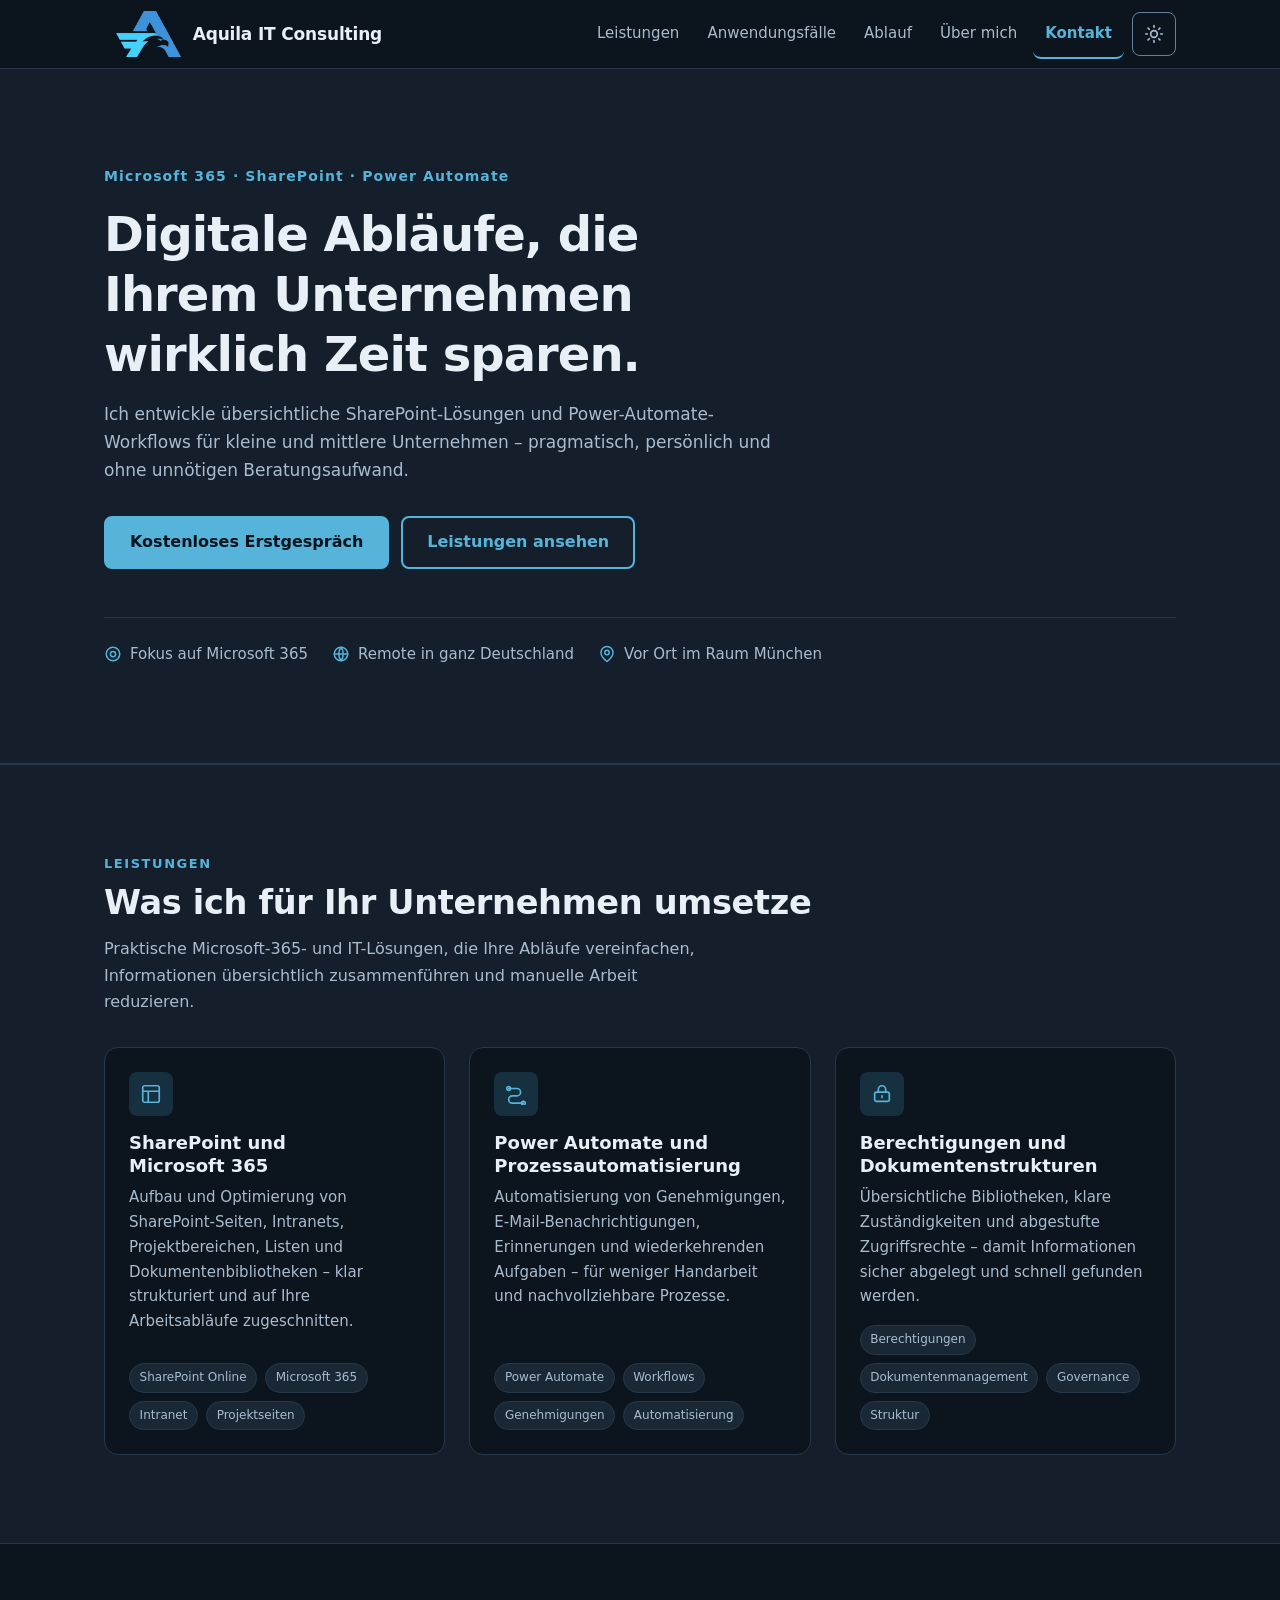
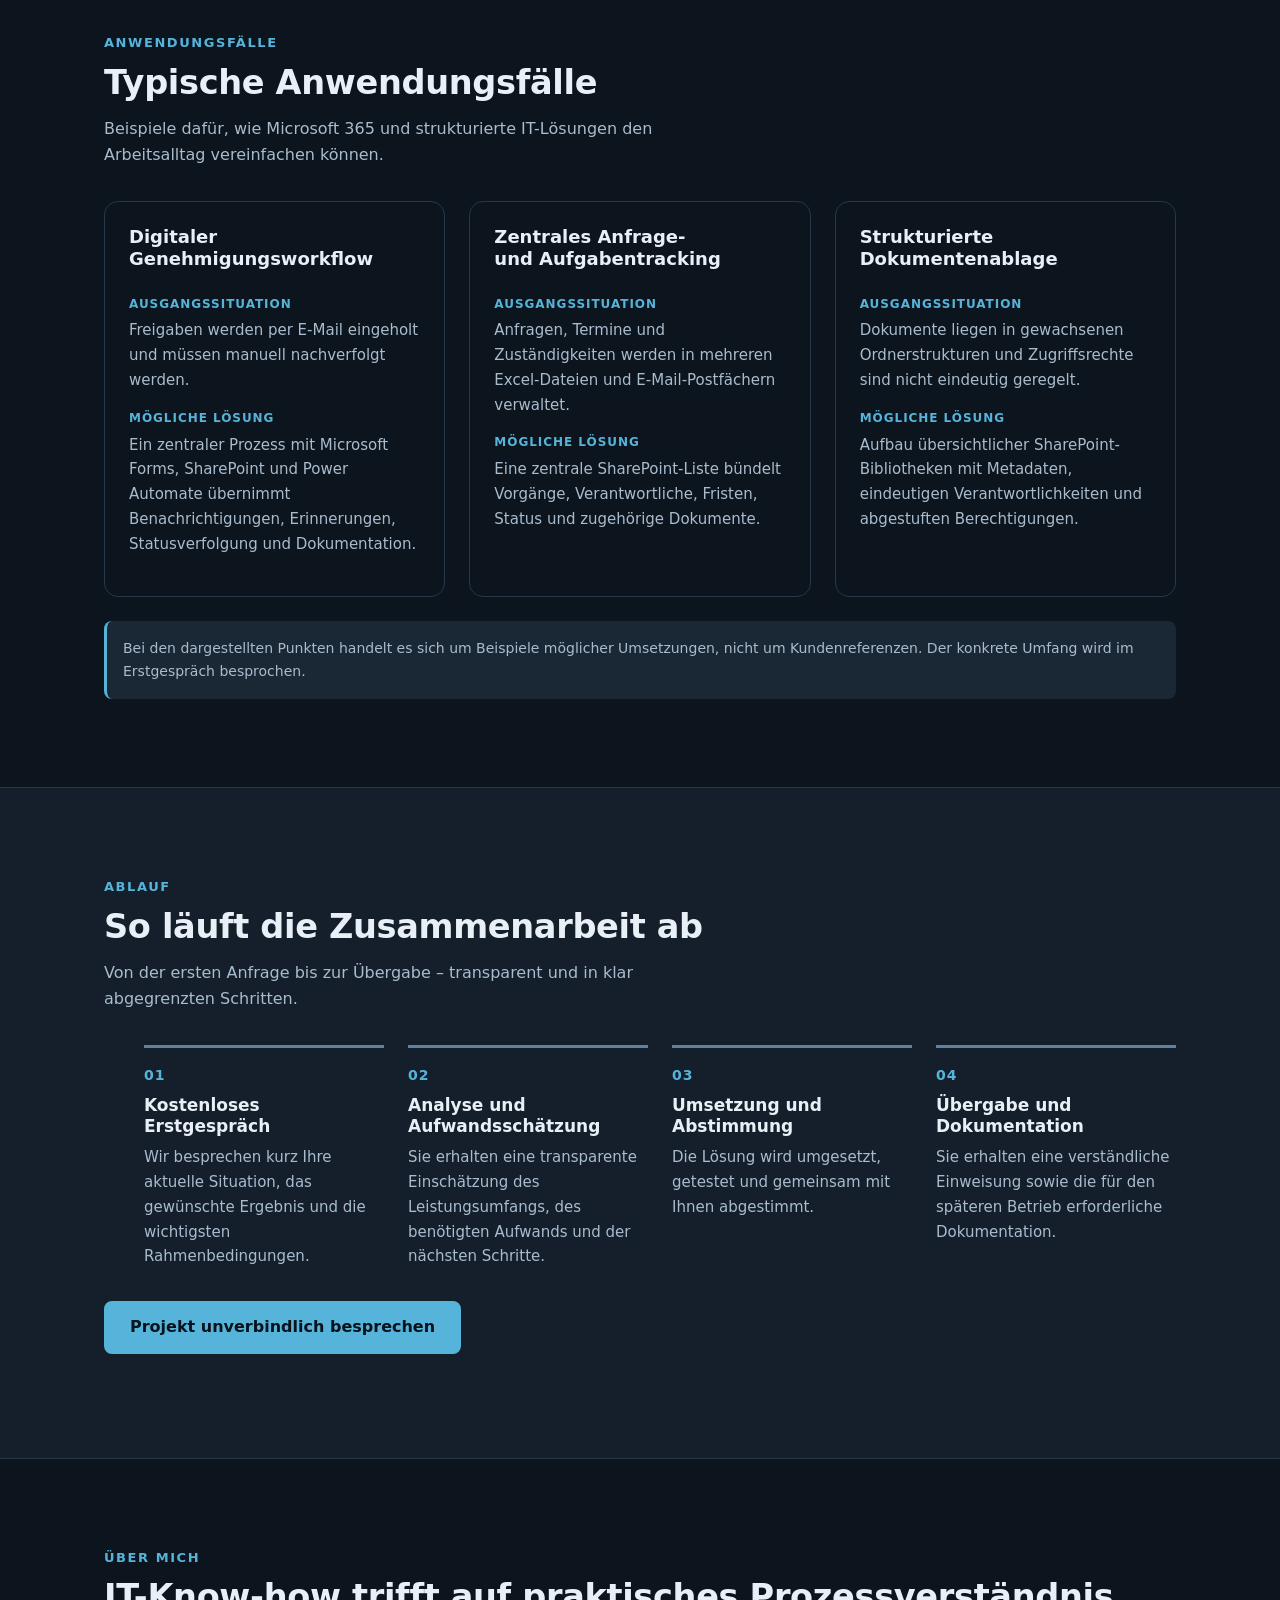
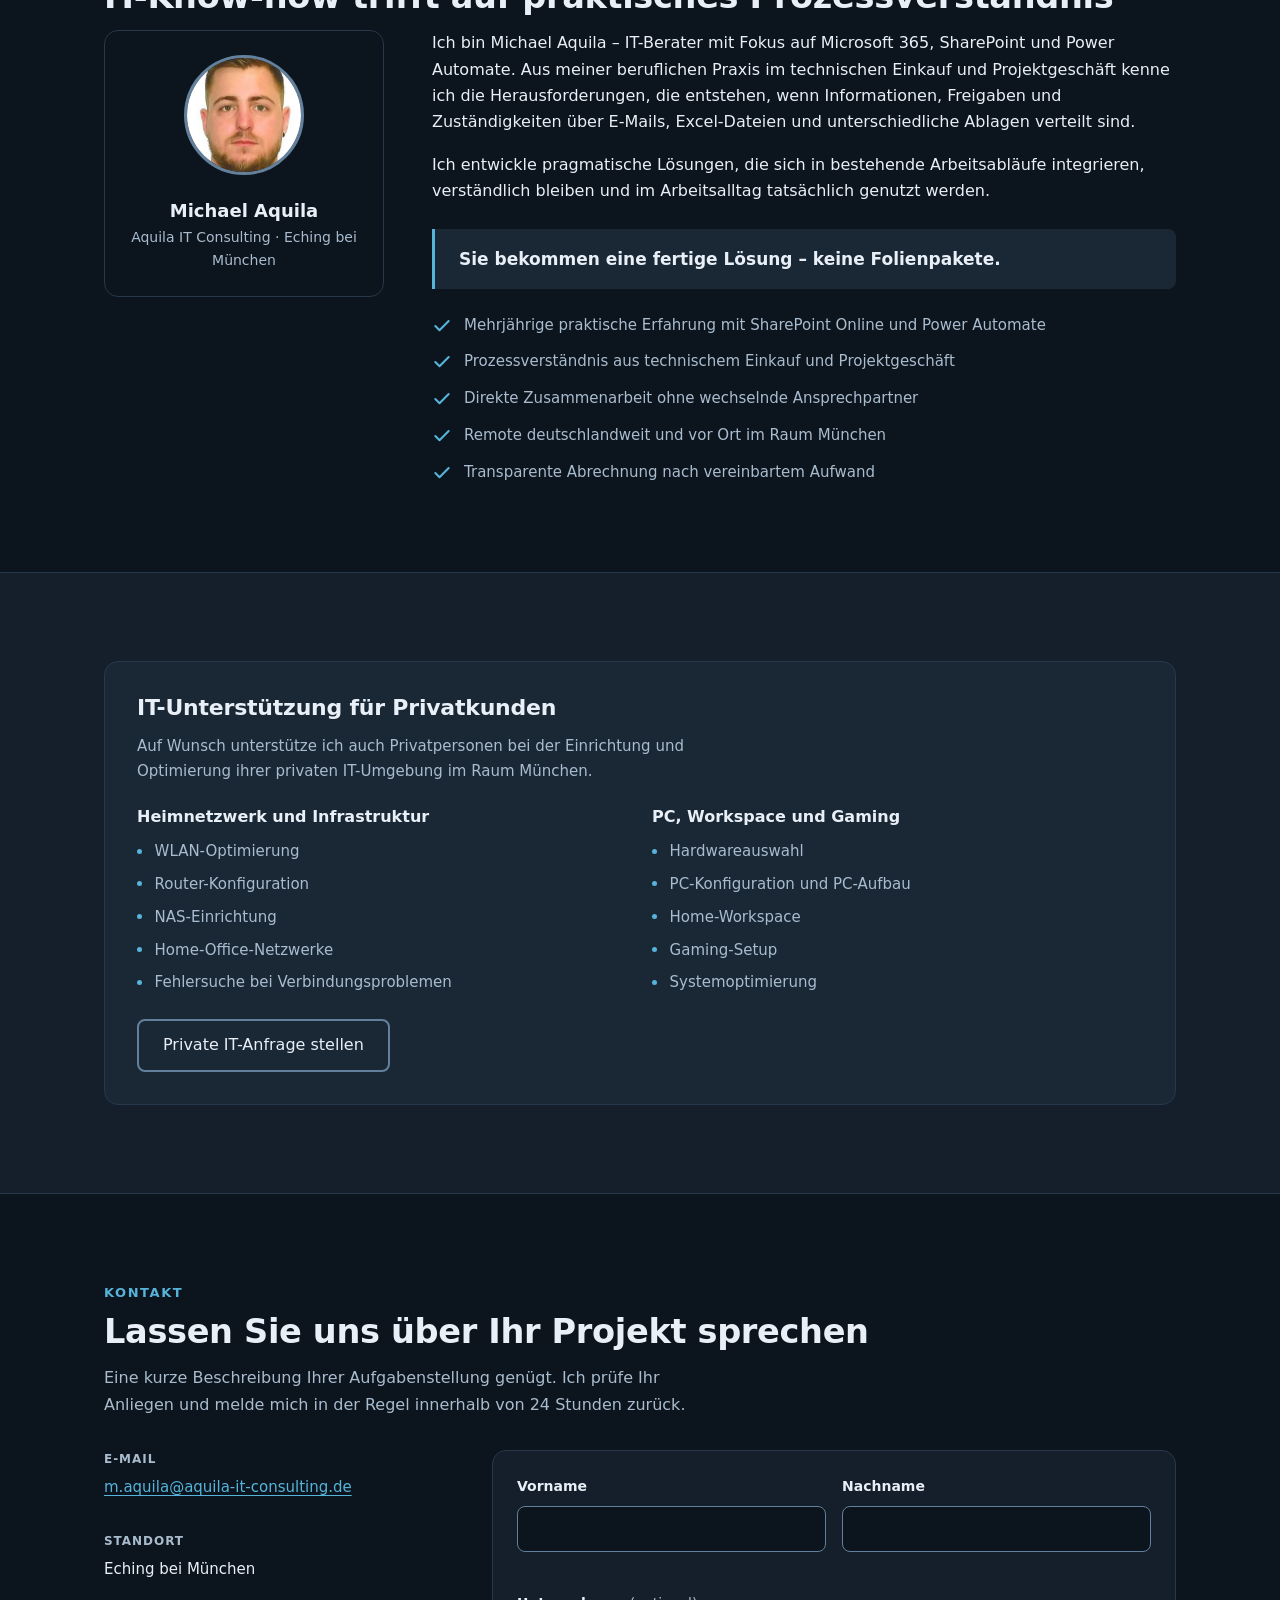
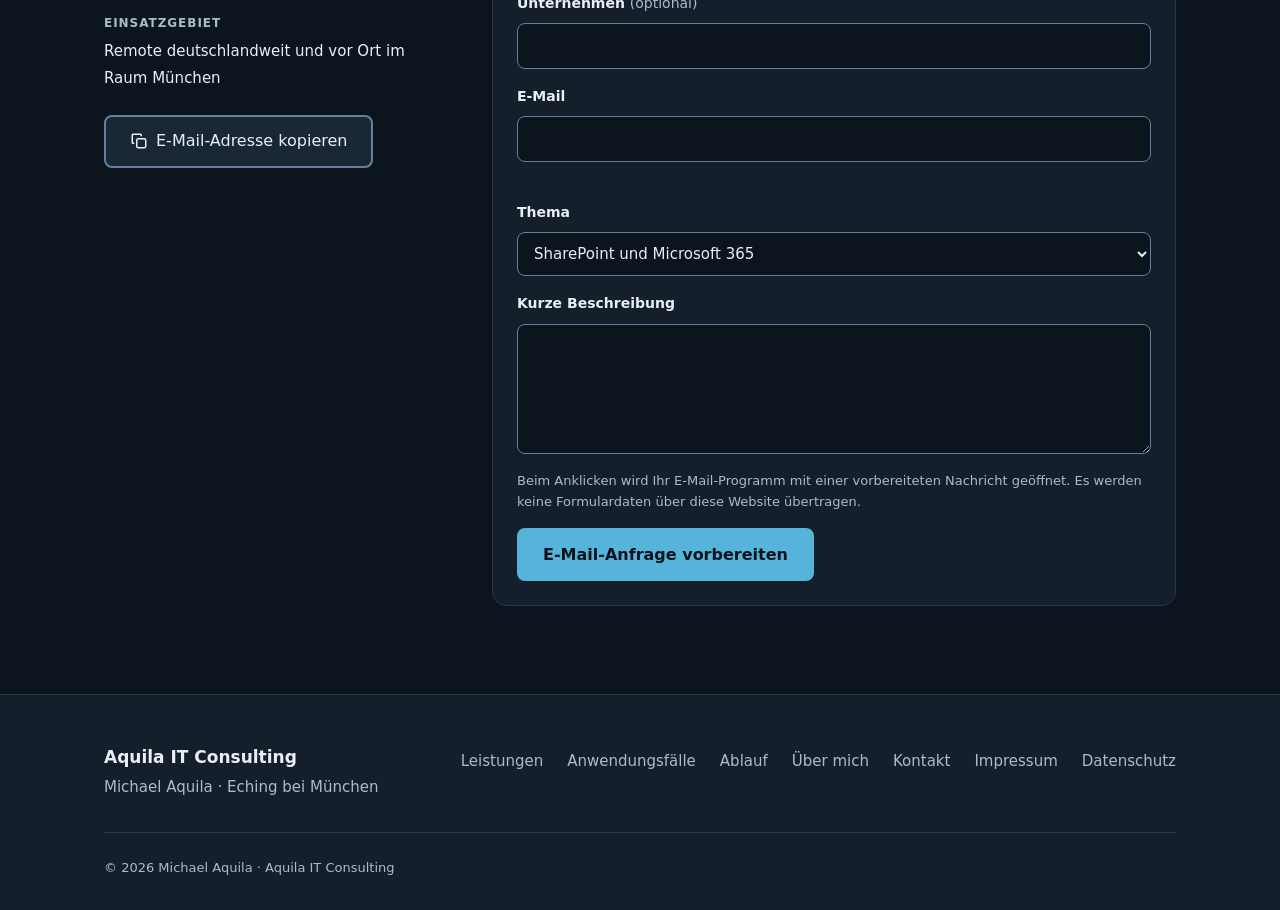
<file: index.html>
<!DOCTYPE html>
<html lang="de" data-theme="dark">
<head>
<meta charset="utf-8">
<meta name="viewport" content="width=device-width, initial-scale=1">
<title>SharePoint &amp; Power Automate Beratung | Aquila IT Consulting</title>
<meta name="description" content="Pragmatische Beratung und Umsetzung für SharePoint, Power Automate und Microsoft 365 – remote in Deutschland und vor Ort im Raum München.">
<link rel="canonical" href="https://aquila-it-consulting.de/">
<meta name="robots" content="index, follow">
<meta name="color-scheme" content="dark light">
<meta name="theme-color" content="#0C141D">

<meta property="og:type" content="website">
<meta property="og:title" content="SharePoint &amp; Power Automate Beratung | Aquila IT Consulting">
<meta property="og:description" content="Pragmatische Beratung und Umsetzung für SharePoint, Power Automate und Microsoft 365 – remote in Deutschland und vor Ort im Raum München.">
<meta property="og:url" content="https://aquila-it-consulting.de/">
<meta property="og:image" content="https://aquila-it-consulting.de/assets/img/og-image.png">
<meta property="og:image:width" content="1200">
<meta property="og:image:height" content="630">
<meta property="og:locale" content="de_DE">
<meta property="og:site_name" content="Aquila IT Consulting">
<meta name="twitter:card" content="summary_large_image">

<link rel="icon" href="assets/icons/favicon.ico" sizes="any">
<link rel="icon" type="image/png" sizes="32x32" href="assets/icons/favicon-32x32.png">
<link rel="icon" type="image/png" sizes="16x16" href="assets/icons/favicon-16x16.png">
<link rel="apple-touch-icon" href="assets/icons/apple-touch-icon.png">
<link rel="manifest" href="site.webmanifest">

<link rel="stylesheet" href="assets/css/styles.css">
<script>
/* Setzt eine zuvor gewählte Ansicht vor dem ersten Rendern, damit kein
   Farbwechsel sichtbar wird. Standard ist die dunkle Ansicht. */
(function(){try{var t=localStorage.getItem("aic-theme");if(t==="light"||t==="dark"){document.documentElement.setAttribute("data-theme",t);}}catch(e){}})();
</script>
<script src="assets/js/main.js" defer></script>

<script type="application/ld+json">
{
  "@context": "https://schema.org",
  "@type": "ProfessionalService",
  "name": "Aquila IT Consulting",
  "url": "https://aquila-it-consulting.de/",
  "email": "m.aquila@aquila-it-consulting.de",
  "image": "https://aquila-it-consulting.de/assets/img/og-image.png",
  "founder": { "@type": "Person", "name": "Michael Aquila" },
  "address": {
    "@type": "PostalAddress",
    "streetAddress": "Günzenhausener Straße 8",
    "postalCode": "85386",
    "addressLocality": "Eching",
    "addressRegion": "Bayern",
    "addressCountry": "DE"
  },
  "areaServed": [
    { "@type": "Country", "name": "Deutschland" },
    { "@type": "City", "name": "München" }
  ],
  "knowsAbout": [
    "SharePoint Online",
    "Microsoft 365",
    "Power Automate",
    "Prozessautomatisierung",
    "Berechtigungskonzepte"
  ],
  "hasOfferCatalog": {
    "@type": "OfferCatalog",
    "name": "Leistungen",
    "itemListElement": [
      { "@type": "Offer", "itemOffered": { "@type": "Service", "name": "SharePoint und Microsoft 365" } },
      { "@type": "Offer", "itemOffered": { "@type": "Service", "name": "Power Automate und Prozessautomatisierung" } },
      { "@type": "Offer", "itemOffered": { "@type": "Service", "name": "Berechtigungen und Dokumentenstrukturen" } }
    ]
  }
}
</script>
</head>

<body>
<a class="skip-link" href="#inhalt">Zum Inhalt</a>

<header class="site-header">
  <div class="container site-header__inner">
    <a class="brand" href="./" aria-label="Aquila IT Consulting – Startseite">
      <picture>
        <source srcset="assets/img/logo-mark-104.webp 1x, assets/img/logo-mark-208.webp 2x" type="image/webp">
        <img class="brand__mark brand__mark--light" src="assets/img/logo-mark-104.png"
             srcset="assets/img/logo-mark-104.png 1x, assets/img/logo-mark-208.png 2x"
             width="104" height="74" alt="" decoding="async">
      </picture>
      <picture>
        <source srcset="assets/img/logo-mark-dark-104.webp 1x, assets/img/logo-mark-dark-208.webp 2x" type="image/webp">
        <img class="brand__mark brand__mark--dark" src="assets/img/logo-mark-dark-104.png"
             srcset="assets/img/logo-mark-dark-104.png 1x, assets/img/logo-mark-dark-208.png 2x"
             width="104" height="74" alt="" decoding="async">
      </picture>
      <span class="brand__name">Aquila IT Consulting</span>
    </a>

    <div class="header-actions">
      <nav class="nav" id="primary-navigation" aria-label="Hauptnavigation">
        <ul class="nav__list">
          <li><a class="nav__link" href="#leistungen">Leistungen</a></li>
          <li><a class="nav__link" href="#anwendungsfaelle">Anwendungsfälle</a></li>
          <li><a class="nav__link" href="#ablauf">Ablauf</a></li>
          <li><a class="nav__link" href="#ueber-mich">Über mich</a></li>
          <li><a class="nav__link" href="#kontakt">Kontakt</a></li>
        </ul>
      </nav>

      <button class="theme-toggle" type="button" data-theme-toggle aria-label="Zur hellen Ansicht wechseln">
        <svg class="icon-moon" viewBox="0 0 24 24" fill="none" stroke="currentColor" stroke-width="2" stroke-linecap="round" stroke-linejoin="round" aria-hidden="true" focusable="false"><path d="M21 12.8A9 9 0 1 1 11.2 3a7 7 0 0 0 9.8 9.8z"/></svg>
        <svg class="icon-sun" viewBox="0 0 24 24" fill="none" stroke="currentColor" stroke-width="2" stroke-linecap="round" stroke-linejoin="round" aria-hidden="true" focusable="false"><circle cx="12" cy="12" r="4"/><path d="M12 2v2M12 20v2M4.9 4.9l1.4 1.4M17.7 17.7l1.4 1.4M2 12h2M20 12h2M4.9 19.1l1.4-1.4M17.7 6.3l1.4-1.4"/></svg>
      </button>

      <button class="nav-toggle" type="button" data-nav-toggle
              aria-expanded="false" aria-controls="primary-navigation" aria-label="Menü öffnen">
        <svg class="icon-menu" viewBox="0 0 24 24" fill="none" stroke="currentColor" stroke-width="2" stroke-linecap="round" aria-hidden="true" focusable="false"><path d="M4 7h16M4 12h16M4 17h16"/></svg>
        <svg class="icon-close" viewBox="0 0 24 24" fill="none" stroke="currentColor" stroke-width="2" stroke-linecap="round" aria-hidden="true" focusable="false"><path d="M6 6l12 12M18 6L6 18"/></svg>
      </button>
    </div>
  </div>
</header>

<main id="inhalt">

  <!-- HERO -->
  <section class="hero" aria-labelledby="hero-titel">
    <div class="container">
      <span class="hero__eyebrow">Microsoft 365 · SharePoint · Power Automate</span>
      <h1 class="hero__title" id="hero-titel">Digitale Abläufe, die Ihrem Unternehmen wirklich Zeit sparen.</h1>
      <p class="hero__lead">Ich entwickle übersichtliche SharePoint-Lösungen und Power-Automate-Workflows für kleine und mittlere Unternehmen – pragmatisch, persönlich und ohne unnötigen Beratungsaufwand.</p>

      <div class="btn-row">
        <a class="btn btn--primary" href="#kontakt">Kostenloses Erstgespräch</a>
        <a class="btn btn--secondary" href="#leistungen">Leistungen ansehen</a>
      </div>

      <ul class="hero__facts">
        <li class="hero__fact">
          <svg viewBox="0 0 24 24" fill="none" stroke="currentColor" stroke-width="2" stroke-linecap="round" stroke-linejoin="round" aria-hidden="true" focusable="false"><circle cx="12" cy="12" r="9"/><circle cx="12" cy="12" r="3.5"/></svg>
          Fokus auf Microsoft 365
        </li>
        <li class="hero__fact">
          <svg viewBox="0 0 24 24" fill="none" stroke="currentColor" stroke-width="2" stroke-linecap="round" stroke-linejoin="round" aria-hidden="true" focusable="false"><circle cx="12" cy="12" r="9"/><path d="M3 12h18M12 3a15 15 0 0 1 0 18 15 15 0 0 1 0-18z"/></svg>
          Remote in ganz Deutschland
        </li>
        <li class="hero__fact">
          <svg viewBox="0 0 24 24" fill="none" stroke="currentColor" stroke-width="2" stroke-linecap="round" stroke-linejoin="round" aria-hidden="true" focusable="false"><path d="M20 10c0 6-8 12-8 12S4 16 4 10a8 8 0 0 1 16 0z"/><circle cx="12" cy="10" r="3"/></svg>
          Vor Ort im Raum München
        </li>
      </ul>
    </div>
  </section>

  <!-- LEISTUNGEN -->
  <section class="section section--alt" id="leistungen" aria-labelledby="leistungen-titel">
    <div class="container">
      <span class="section__eyebrow">Leistungen</span>
      <h2 id="leistungen-titel">Was ich für Ihr Unternehmen umsetze</h2>
      <p class="section__intro">Praktische Microsoft-365- und IT-Lösungen, die Ihre Abläufe vereinfachen, Informationen übersichtlich zusammenführen und manuelle Arbeit reduzieren.</p>

      <div class="grid grid--3">
        <article class="card">
          <span class="card__icon" aria-hidden="true">
            <svg viewBox="0 0 24 24" fill="none" stroke="currentColor" stroke-width="1.8" stroke-linecap="round" stroke-linejoin="round" focusable="false"><rect x="3" y="3" width="18" height="18" rx="2"/><path d="M3 9h18M9 21V9"/></svg>
          </span>
          <h3 class="card__title">SharePoint und Microsoft 365</h3>
          <p class="card__text">Aufbau und Optimierung von SharePoint-Seiten, Intranets, Projektbereichen, Listen und Dokumentenbibliotheken – klar strukturiert und auf Ihre Arbeitsabläufe zugeschnitten.</p>
          <ul class="tags">
            <li>SharePoint Online</li><li>Microsoft 365</li><li>Intranet</li><li>Projektseiten</li>
          </ul>
        </article>

        <article class="card">
          <span class="card__icon" aria-hidden="true">
            <svg viewBox="0 0 24 24" fill="none" stroke="currentColor" stroke-width="1.8" stroke-linecap="round" stroke-linejoin="round" focusable="false"><path d="M4 6h9a4 4 0 0 1 0 8H8a4 4 0 0 0 0 8h12"/><circle cx="4" cy="6" r="2"/><circle cx="20" cy="22" r="2"/></svg>
          </span>
          <h3 class="card__title">Power Automate und Prozessautomatisierung</h3>
          <p class="card__text">Automatisierung von Genehmigungen, E-Mail-Benachrichtigungen, Erinnerungen und wiederkehrenden Aufgaben – für weniger Handarbeit und nachvollziehbare Prozesse.</p>
          <ul class="tags">
            <li>Power Automate</li><li>Workflows</li><li>Genehmigungen</li><li>Automatisierung</li>
          </ul>
        </article>

        <article class="card">
          <span class="card__icon" aria-hidden="true">
            <svg viewBox="0 0 24 24" fill="none" stroke="currentColor" stroke-width="1.8" stroke-linecap="round" stroke-linejoin="round" focusable="false"><rect x="4" y="10" width="16" height="10" rx="2"/><path d="M8 10V7a4 4 0 0 1 8 0v3M12 14v2"/></svg>
          </span>
          <h3 class="card__title">Berechtigungen und Dokumentenstrukturen</h3>
          <p class="card__text">Übersichtliche Bibliotheken, klare Zuständigkeiten und abgestufte Zugriffsrechte – damit Informationen sicher abgelegt und schnell gefunden werden.</p>
          <ul class="tags">
            <li>Berechtigungen</li><li>Dokumentenmanagement</li><li>Governance</li><li>Struktur</li>
          </ul>
        </article>

      </div>
    </div>
  </section>

  <!-- ANWENDUNGSFÄLLE -->
  <section class="section" id="anwendungsfaelle" aria-labelledby="anwendungsfaelle-titel">
    <div class="container">
      <span class="section__eyebrow">Anwendungsfälle</span>
      <h2 id="anwendungsfaelle-titel">Typische Anwendungsfälle</h2>
      <p class="section__intro">Beispiele dafür, wie Microsoft 365 und strukturierte IT-Lösungen den Arbeitsalltag vereinfachen können.</p>

      <div class="grid grid--3">
        <article class="card">
          <h3 class="card__title">Digitaler Genehmigungsworkflow</h3>
          <dl class="usecase">
            <dt>Ausgangssituation</dt>
            <dd>Freigaben werden per E-Mail eingeholt und müssen manuell nachverfolgt werden.</dd>
            <dt>Mögliche Lösung</dt>
            <dd>Ein zentraler Prozess mit Microsoft Forms, SharePoint und Power Automate übernimmt Benachrichtigungen, Erinnerungen, Statusverfolgung und Dokumentation.</dd>
          </dl>
        </article>

        <article class="card">
          <h3 class="card__title">Zentrales Anfrage- und Aufgabentracking</h3>
          <dl class="usecase">
            <dt>Ausgangssituation</dt>
            <dd>Anfragen, Termine und Zuständigkeiten werden in mehreren Excel-Dateien und E-Mail-Postfächern verwaltet.</dd>
            <dt>Mögliche Lösung</dt>
            <dd>Eine zentrale SharePoint-Liste bündelt Vorgänge, Verantwortliche, Fristen, Status und zugehörige Dokumente.</dd>
          </dl>
        </article>

        <article class="card">
          <h3 class="card__title">Strukturierte Dokumentenablage</h3>
          <dl class="usecase">
            <dt>Ausgangssituation</dt>
            <dd>Dokumente liegen in gewachsenen Ordnerstrukturen und Zugriffsrechte sind nicht eindeutig geregelt.</dd>
            <dt>Mögliche Lösung</dt>
            <dd>Aufbau übersichtlicher SharePoint-Bibliotheken mit Metadaten, eindeutigen Verantwortlichkeiten und abgestuften Berechtigungen.</dd>
          </dl>
        </article>
      </div>

      <div class="notice">
        <p>Bei den dargestellten Punkten handelt es sich um Beispiele möglicher Umsetzungen, nicht um Kundenreferenzen. Der konkrete Umfang wird im Erstgespräch besprochen.</p>
      </div>
    </div>
  </section>

  <!-- ABLAUF -->
  <section class="section section--alt" id="ablauf" aria-labelledby="ablauf-titel">
    <div class="container">
      <span class="section__eyebrow">Ablauf</span>
      <h2 id="ablauf-titel">So läuft die Zusammenarbeit ab</h2>
      <p class="section__intro">Von der ersten Anfrage bis zur Übergabe – transparent und in klar abgegrenzten Schritten.</p>

      <ol class="steps">
        <li>
          <h3>Kostenloses Erstgespräch</h3>
          <p>Wir besprechen kurz Ihre aktuelle Situation, das gewünschte Ergebnis und die wichtigsten Rahmenbedingungen.</p>
        </li>
        <li>
          <h3>Analyse und Aufwandsschätzung</h3>
          <p>Sie erhalten eine transparente Einschätzung des Leistungsumfangs, des benötigten Aufwands und der nächsten Schritte.</p>
        </li>
        <li>
          <h3>Umsetzung und Abstimmung</h3>
          <p>Die Lösung wird umgesetzt, getestet und gemeinsam mit Ihnen abgestimmt.</p>
        </li>
        <li>
          <h3>Übergabe und Dokumentation</h3>
          <p>Sie erhalten eine verständliche Einweisung sowie die für den späteren Betrieb erforderliche Dokumentation.</p>
        </li>
      </ol>

      <p style="margin-top: 2rem;">
        <a class="btn btn--primary" href="#kontakt">Projekt unverbindlich besprechen</a>
      </p>
    </div>
  </section>

  <!-- ÜBER MICH -->
  <section class="section" id="ueber-mich" aria-labelledby="ueber-mich-titel">
    <div class="container">
      <span class="section__eyebrow">Über mich</span>
      <h2 id="ueber-mich-titel">IT-Know-how trifft auf praktisches Prozessverständnis</h2>

      <div class="about">
        <div class="about__card">
          <picture>
            <source srcset="assets/img/michael-aquila-240.webp" type="image/webp">
            <img class="about__photo" src="assets/img/michael-aquila-240.jpg"
                 width="120" height="120" loading="lazy" decoding="async"
                 alt="Porträt von Michael Aquila">
          </picture>
          <h3 class="about__name">Michael Aquila</h3>
          <p class="about__role">Aquila IT Consulting · Eching bei München</p>
        </div>

        <div>
          <p>Ich bin Michael Aquila – IT-Berater mit Fokus auf Microsoft 365, SharePoint und Power Automate. Aus meiner beruflichen Praxis im technischen Einkauf und Projektgeschäft kenne ich die Herausforderungen, die entstehen, wenn Informationen, Freigaben und Zuständigkeiten über E-Mails, Excel-Dateien und unterschiedliche Ablagen verteilt sind.</p>
          <p>Ich entwickle pragmatische Lösungen, die sich in bestehende Arbeitsabläufe integrieren, verständlich bleiben und im Arbeitsalltag tatsächlich genutzt werden.</p>

          <blockquote class="about__quote">
            <p>Sie bekommen eine fertige Lösung – keine Folienpakete.</p>
          </blockquote>

          <ul class="checklist">
            <li>
              <svg viewBox="0 0 24 24" fill="none" stroke="currentColor" stroke-width="2.5" stroke-linecap="round" stroke-linejoin="round" aria-hidden="true" focusable="false"><path d="M20 6L9 17l-5-5"/></svg>
              Mehrjährige praktische Erfahrung mit SharePoint Online und Power Automate
            </li>
            <li>
              <svg viewBox="0 0 24 24" fill="none" stroke="currentColor" stroke-width="2.5" stroke-linecap="round" stroke-linejoin="round" aria-hidden="true" focusable="false"><path d="M20 6L9 17l-5-5"/></svg>
              Prozessverständnis aus technischem Einkauf und Projektgeschäft
            </li>
            <li>
              <svg viewBox="0 0 24 24" fill="none" stroke="currentColor" stroke-width="2.5" stroke-linecap="round" stroke-linejoin="round" aria-hidden="true" focusable="false"><path d="M20 6L9 17l-5-5"/></svg>
              Direkte Zusammenarbeit ohne wechselnde Ansprechpartner
            </li>
            <li>
              <svg viewBox="0 0 24 24" fill="none" stroke="currentColor" stroke-width="2.5" stroke-linecap="round" stroke-linejoin="round" aria-hidden="true" focusable="false"><path d="M20 6L9 17l-5-5"/></svg>
              Remote deutschlandweit und vor Ort im Raum München
            </li>
            <li>
              <svg viewBox="0 0 24 24" fill="none" stroke="currentColor" stroke-width="2.5" stroke-linecap="round" stroke-linejoin="round" aria-hidden="true" focusable="false"><path d="M20 6L9 17l-5-5"/></svg>
              Transparente Abrechnung nach vereinbartem Aufwand
            </li>
          </ul>
        </div>
      </div>
    </div>
  </section>

  <!-- PRIVATKUNDEN -->
  <section class="section section--alt" id="privatkunden" aria-labelledby="privatkunden-titel">
    <div class="container">
      <div class="private">
        <h2 id="privatkunden-titel">IT-Unterstützung für Privatkunden</h2>
        <p class="private__intro">Auf Wunsch unterstütze ich auch Privatpersonen bei der Einrichtung und Optimierung ihrer privaten IT-Umgebung im Raum München.</p>

        <div class="private__grid">
          <div>
            <h3>Heimnetzwerk und Infrastruktur</h3>
            <ul>
              <li>WLAN-Optimierung</li>
              <li>Router-Konfiguration</li>
              <li>NAS-Einrichtung</li>
              <li>Home-Office-Netzwerke</li>
              <li>Fehlersuche bei Verbindungsproblemen</li>
            </ul>
          </div>
          <div>
            <h3>PC, Workspace und Gaming</h3>
            <ul>
              <li>Hardwareauswahl</li>
              <li>PC-Konfiguration und PC-Aufbau</li>
              <li>Home-Workspace</li>
              <li>Gaming-Setup</li>
              <li>Systemoptimierung</li>
            </ul>
          </div>
        </div>

        <a class="btn btn--ghost" href="#kontakt" data-preset-topic="Privatkunden-IT">Private IT-Anfrage stellen</a>
      </div>
    </div>
  </section>

  <!-- KONTAKT -->
  <section class="section" id="kontakt" aria-labelledby="kontakt-titel">
    <div class="container">
      <span class="section__eyebrow">Kontakt</span>
      <h2 id="kontakt-titel">Lassen Sie uns über Ihr Projekt sprechen</h2>
      <p class="section__intro">Eine kurze Beschreibung Ihrer Aufgabenstellung genügt. Ich prüfe Ihr Anliegen und melde mich in der Regel innerhalb von 24 Stunden zurück.</p>

      <div class="contact">
        <div>
          <ul class="contact__details">
            <li>
              <span class="contact__label">E-Mail</span>
              <span class="contact__value"><a href="mailto:m.aquila@aquila-it-consulting.de">m.aquila@aquila-it-consulting.de</a></span>
            </li>
            <li>
              <span class="contact__label">Standort</span>
              <span class="contact__value">Eching bei München</span>
            </li>
            <li>
              <span class="contact__label">Einsatzgebiet</span>
              <span class="contact__value">Remote deutschlandweit und vor Ort im Raum München</span>
            </li>
          </ul>

          <button class="btn btn--ghost" type="button" data-copy-email>
            <svg viewBox="0 0 24 24" width="18" height="18" fill="none" stroke="currentColor" stroke-width="2" stroke-linecap="round" stroke-linejoin="round" aria-hidden="true" focusable="false"><rect x="9" y="9" width="12" height="12" rx="2"/><path d="M5 15H4a1 1 0 0 1-1-1V4a1 1 0 0 1 1-1h10a1 1 0 0 1 1 1v1"/></svg>
            E-Mail-Adresse kopieren
          </button>
          <span class="copy-status" id="copy-status" role="status" aria-live="polite"></span>
        </div>

        <form class="form" id="kontaktformular">
          <div class="form__row">
            <div class="field">
              <label for="vorname">Vorname</label>
              <input type="text" id="vorname" name="vorname" autocomplete="given-name" required aria-describedby="vorname-error">
              <span class="field-error" id="vorname-error"></span>
            </div>
            <div class="field">
              <label for="nachname">Nachname</label>
              <input type="text" id="nachname" name="nachname" autocomplete="family-name" required aria-describedby="nachname-error">
              <span class="field-error" id="nachname-error"></span>
            </div>
          </div>

          <div class="field">
            <label for="unternehmen">Unternehmen <span class="optional">(optional)</span></label>
            <input type="text" id="unternehmen" name="unternehmen" autocomplete="organization">
          </div>

          <div class="field">
            <label for="email">E-Mail</label>
            <input type="email" id="email" name="email" autocomplete="email" required aria-describedby="email-error">
            <span class="field-error" id="email-error"></span>
          </div>

          <div class="field">
            <label for="thema">Thema</label>
            <select id="thema" name="thema">
              <option>SharePoint und Microsoft 365</option>
              <option>Power Automate</option>
              <option>Berechtigungen und Dokumentenstruktur</option>
              <option>IT-Beschaffung und Hardware</option>
              <option>Privatkunden-IT</option>
              <option>Sonstiges</option>
            </select>
          </div>

          <div class="field">
            <label for="nachricht">Kurze Beschreibung</label>
            <textarea id="nachricht" name="nachricht"></textarea>
          </div>

          <p class="form__hint">Beim Anklicken wird Ihr E-Mail-Programm mit einer vorbereiteten Nachricht geöffnet. Es werden keine Formulardaten über diese Website übertragen.</p>

          <div>
            <button class="btn btn--primary" type="submit">E-Mail-Anfrage vorbereiten</button>
          </div>
        </form>
      </div>
    </div>
  </section>

</main>

<footer class="site-footer">
  <div class="container">
    <div class="site-footer__top">
      <div class="site-footer__brand">
        <strong>Aquila IT Consulting</strong>
        <p>Michael Aquila · Eching bei München</p>
      </div>

      <nav class="site-footer__nav" aria-label="Fußzeilennavigation">
        <ul>
          <li><a href="#leistungen">Leistungen</a></li>
          <li><a href="#anwendungsfaelle">Anwendungsfälle</a></li>
          <li><a href="#ablauf">Ablauf</a></li>
          <li><a href="#ueber-mich">Über mich</a></li>
          <li><a href="#kontakt">Kontakt</a></li>
          <li><a href="impressum.html">Impressum</a></li>
          <li><a href="datenschutz.html">Datenschutz</a></li>
        </ul>
      </nav>
    </div>

    <div class="site-footer__legal">
      <p>© 2026 Michael Aquila · Aquila IT Consulting</p>
    </div>
  </div>
</footer>

</body>
</html>
</file>
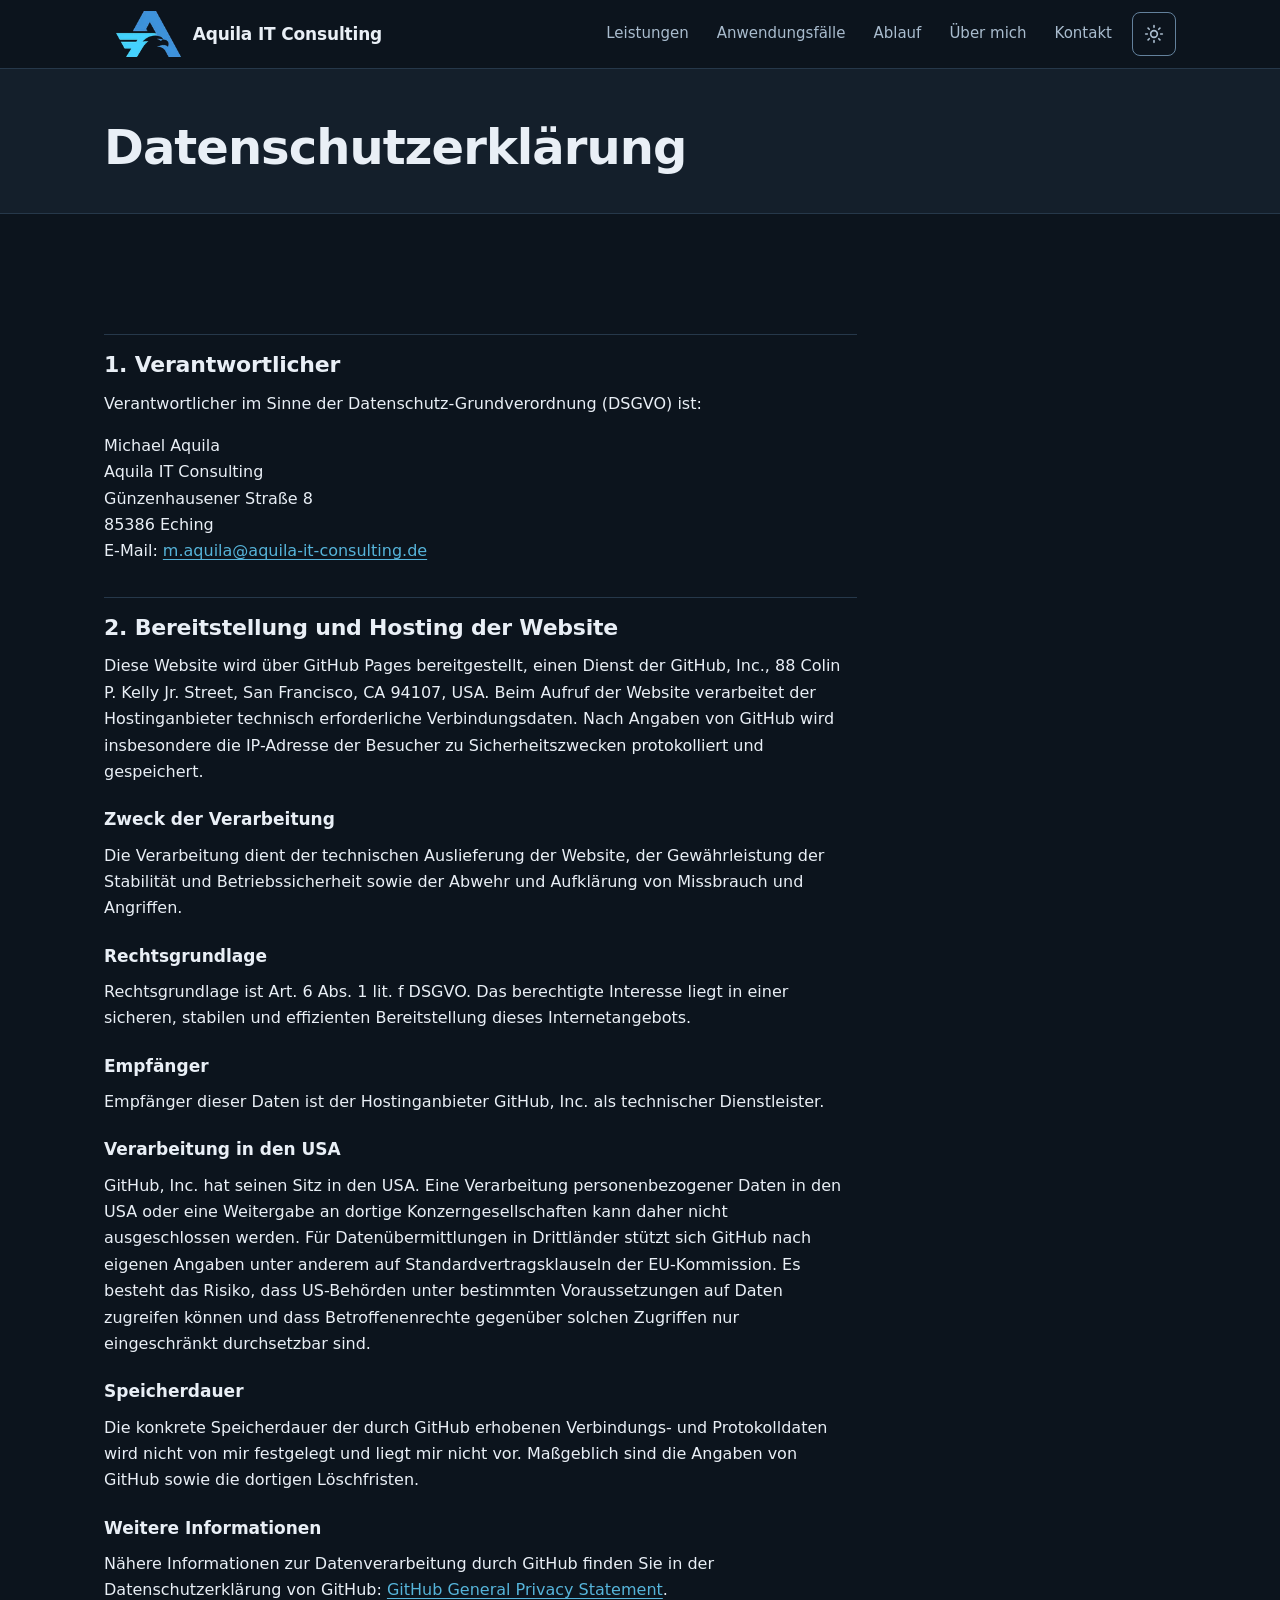
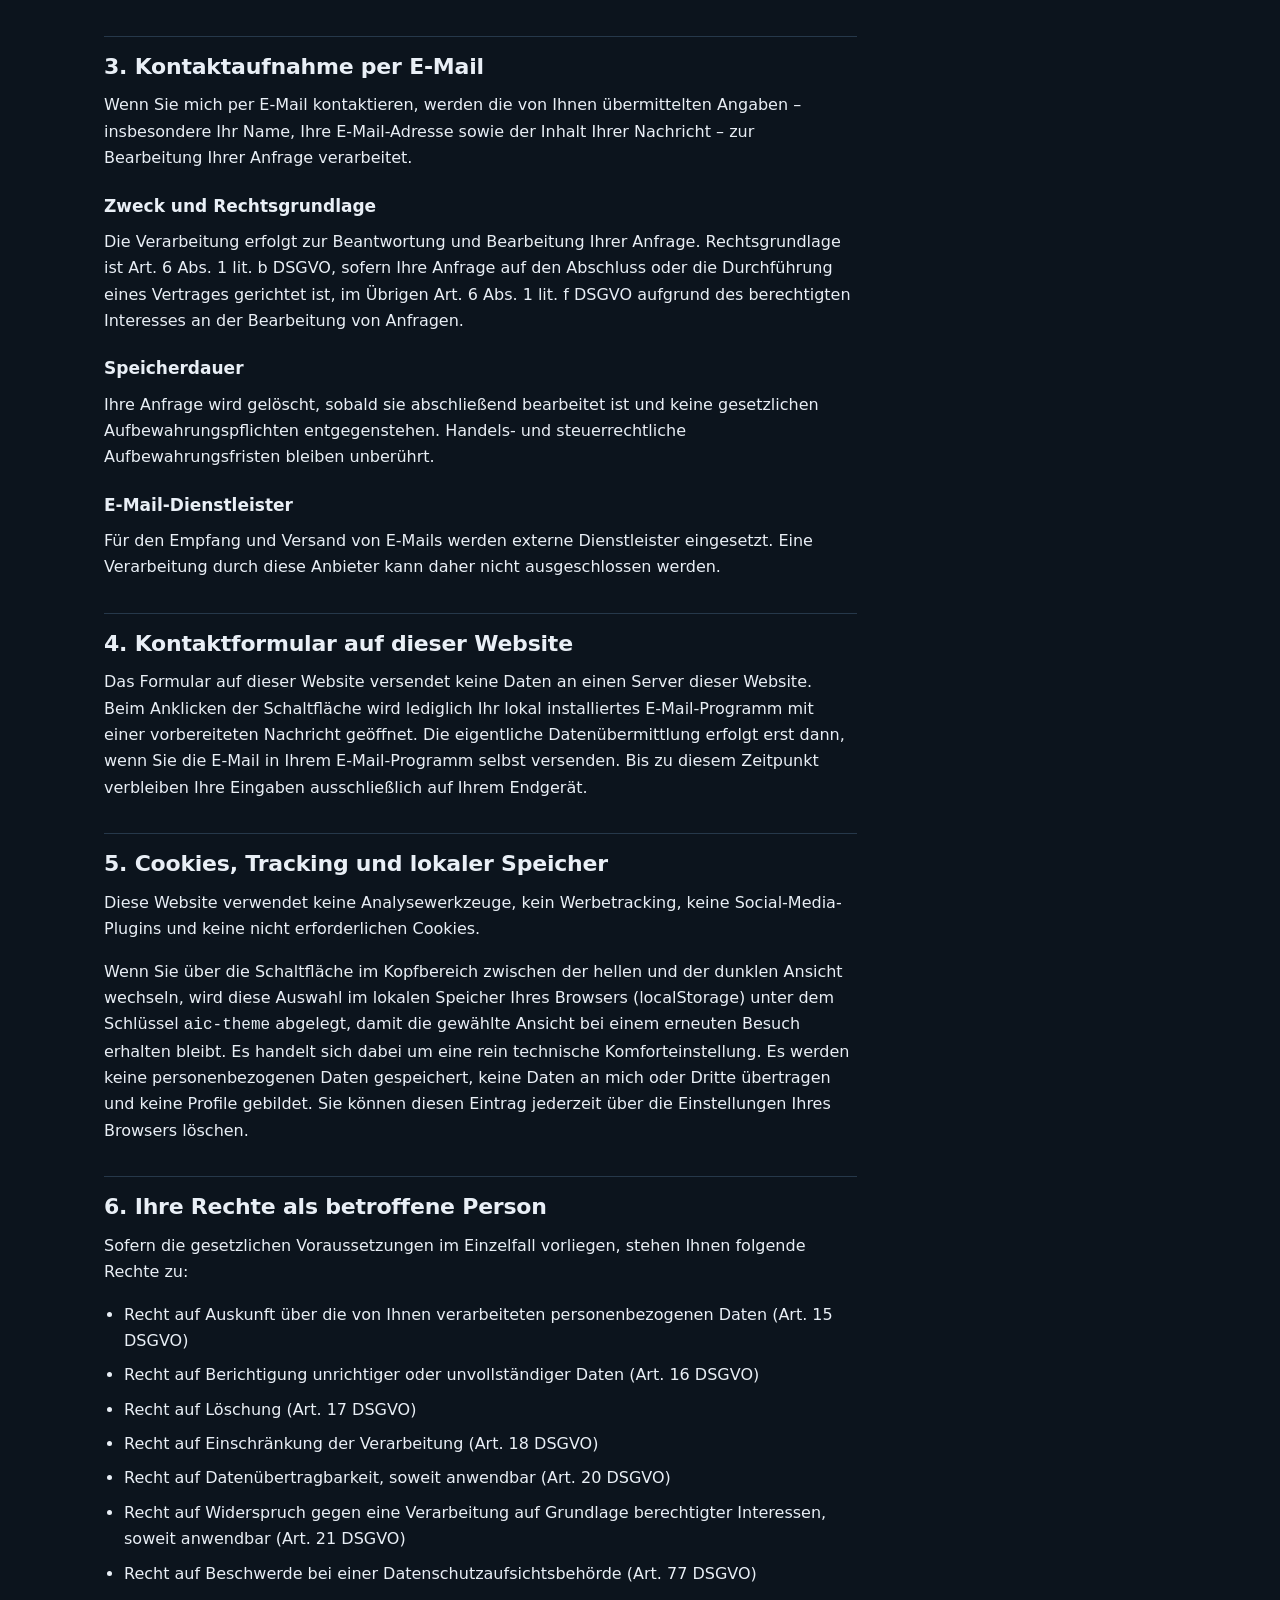
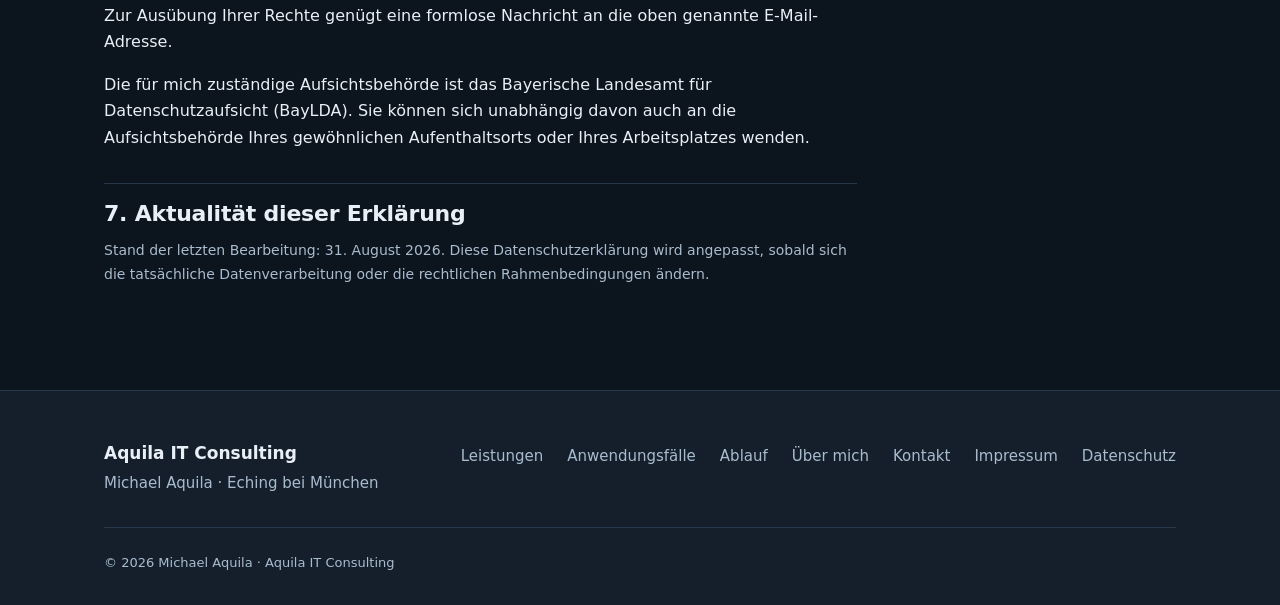
<file: datenschutz.html>
<!DOCTYPE html>
<html lang="de" data-theme="dark">
<head>
<meta charset="utf-8">
<meta name="viewport" content="width=device-width, initial-scale=1">
<title>Datenschutzerklärung | Aquila IT Consulting</title>
<meta name="description" content="Informationen zur Verarbeitung personenbezogener Daten beim Besuch der Website von Aquila IT Consulting.">
<link rel="canonical" href="https://aquila-it-consulting.de/datenschutz.html">
<meta name="robots" content="index, follow">
<meta name="color-scheme" content="dark light">
<meta name="theme-color" content="#0C141D">

<meta property="og:type" content="website">
<meta property="og:title" content="Datenschutzerklärung | Aquila IT Consulting">
<meta property="og:description" content="Informationen zur Verarbeitung personenbezogener Daten beim Besuch dieser Website.">
<meta property="og:url" content="https://aquila-it-consulting.de/datenschutz.html">
<meta property="og:image" content="https://aquila-it-consulting.de/assets/img/og-image.png">
<meta property="og:locale" content="de_DE">

<link rel="icon" href="assets/icons/favicon.ico" sizes="any">
<link rel="icon" type="image/png" sizes="32x32" href="assets/icons/favicon-32x32.png">
<link rel="icon" type="image/png" sizes="16x16" href="assets/icons/favicon-16x16.png">
<link rel="apple-touch-icon" href="assets/icons/apple-touch-icon.png">
<link rel="manifest" href="site.webmanifest">

<link rel="stylesheet" href="assets/css/styles.css">
<script>
(function(){try{var t=localStorage.getItem("aic-theme");if(t==="light"||t==="dark"){document.documentElement.setAttribute("data-theme",t);}}catch(e){}})();
</script>
<script src="assets/js/main.js" defer></script>
</head>

<body>
<a class="skip-link" href="#inhalt">Zum Inhalt</a>

<header class="site-header">
  <div class="container site-header__inner">
    <a class="brand" href="index.html" aria-label="Aquila IT Consulting – Startseite">
      <picture>
        <source srcset="assets/img/logo-mark-104.webp 1x, assets/img/logo-mark-208.webp 2x" type="image/webp">
        <img class="brand__mark brand__mark--light" src="assets/img/logo-mark-104.png" width="104" height="74" alt="" decoding="async">
      </picture>
      <picture>
        <source srcset="assets/img/logo-mark-dark-104.webp 1x, assets/img/logo-mark-dark-208.webp 2x" type="image/webp">
        <img class="brand__mark brand__mark--dark" src="assets/img/logo-mark-dark-104.png" width="104" height="74" alt="" decoding="async">
      </picture>
      <span class="brand__name">Aquila IT Consulting</span>
    </a>

    <div class="header-actions">
      <nav class="nav" id="primary-navigation" aria-label="Hauptnavigation">
        <ul class="nav__list">
          <li><a class="nav__link" href="index.html#leistungen">Leistungen</a></li>
          <li><a class="nav__link" href="index.html#anwendungsfaelle">Anwendungsfälle</a></li>
          <li><a class="nav__link" href="index.html#ablauf">Ablauf</a></li>
          <li><a class="nav__link" href="index.html#ueber-mich">Über mich</a></li>
          <li><a class="nav__link" href="index.html#kontakt">Kontakt</a></li>
        </ul>
      </nav>

      <button class="theme-toggle" type="button" data-theme-toggle aria-label="Zur hellen Ansicht wechseln">
        <svg class="icon-moon" viewBox="0 0 24 24" fill="none" stroke="currentColor" stroke-width="2" stroke-linecap="round" stroke-linejoin="round" aria-hidden="true" focusable="false"><path d="M21 12.8A9 9 0 1 1 11.2 3a7 7 0 0 0 9.8 9.8z"/></svg>
        <svg class="icon-sun" viewBox="0 0 24 24" fill="none" stroke="currentColor" stroke-width="2" stroke-linecap="round" stroke-linejoin="round" aria-hidden="true" focusable="false"><circle cx="12" cy="12" r="4"/><path d="M12 2v2M12 20v2M4.9 4.9l1.4 1.4M17.7 17.7l1.4 1.4M2 12h2M20 12h2M4.9 19.1l1.4-1.4M17.7 6.3l1.4-1.4"/></svg>
      </button>

      <button class="nav-toggle" type="button" data-nav-toggle aria-expanded="false" aria-controls="primary-navigation" aria-label="Menü öffnen">
        <svg class="icon-menu" viewBox="0 0 24 24" fill="none" stroke="currentColor" stroke-width="2" stroke-linecap="round" aria-hidden="true" focusable="false"><path d="M4 7h16M4 12h16M4 17h16"/></svg>
        <svg class="icon-close" viewBox="0 0 24 24" fill="none" stroke="currentColor" stroke-width="2" stroke-linecap="round" aria-hidden="true" focusable="false"><path d="M6 6l12 12M18 6L6 18"/></svg>
      </button>
    </div>
  </div>
</header>

<main id="inhalt">
  <div class="page-header">
    <div class="container">
      <h1>Datenschutzerklärung</h1>
    </div>
  </div>

  <div class="section">
    <div class="container">
      <div class="legal">

        <h2>1. Verantwortlicher</h2>
        <p>Verantwortlicher im Sinne der Datenschutz-Grundverordnung (DSGVO) ist:</p>
        <address>
          Michael Aquila<br>
          Aquila IT Consulting<br>
          Günzenhausener Straße 8<br>
          85386 Eching<br>
          E-Mail: <a href="mailto:m.aquila@aquila-it-consulting.de">m.aquila@aquila-it-consulting.de</a>
        </address>

        <h2>2. Bereitstellung und Hosting der Website</h2>
        <p>Diese Website wird über GitHub Pages bereitgestellt, einen Dienst der GitHub, Inc., 88 Colin P. Kelly Jr. Street, San Francisco, CA 94107, USA. Beim Aufruf der Website verarbeitet der Hostinganbieter technisch erforderliche Verbindungsdaten. Nach Angaben von GitHub wird insbesondere die IP-Adresse der Besucher zu Sicherheitszwecken protokolliert und gespeichert.</p>

        <h3>Zweck der Verarbeitung</h3>
        <p>Die Verarbeitung dient der technischen Auslieferung der Website, der Gewährleistung der Stabilität und Betriebssicherheit sowie der Abwehr und Aufklärung von Missbrauch und Angriffen.</p>

        <h3>Rechtsgrundlage</h3>
        <p>Rechtsgrundlage ist Art. 6 Abs. 1 lit. f DSGVO. Das berechtigte Interesse liegt in einer sicheren, stabilen und effizienten Bereitstellung dieses Internetangebots.</p>

        <h3>Empfänger</h3>
        <p>Empfänger dieser Daten ist der Hostinganbieter GitHub, Inc. als technischer Dienstleister.</p>

        <h3>Verarbeitung in den USA</h3>
        <p>GitHub, Inc. hat seinen Sitz in den USA. Eine Verarbeitung personenbezogener Daten in den USA oder eine Weitergabe an dortige Konzerngesellschaften kann daher nicht ausgeschlossen werden. Für Datenübermittlungen in Drittländer stützt sich GitHub nach eigenen Angaben unter anderem auf Standardvertragsklauseln der EU-Kommission. Es besteht das Risiko, dass US-Behörden unter bestimmten Voraussetzungen auf Daten zugreifen können und dass Betroffenenrechte gegenüber solchen Zugriffen nur eingeschränkt durchsetzbar sind.</p>

        <h3>Speicherdauer</h3>
        <p>Die konkrete Speicherdauer der durch GitHub erhobenen Verbindungs- und Protokolldaten wird nicht von mir festgelegt und liegt mir nicht vor. Maßgeblich sind die Angaben von GitHub sowie die dortigen Löschfristen.</p>
        <!-- TODO (Michael): Aktuelle Angaben von GitHub zur Speicherdauer prüfen
             und, sofern GitHub eine konkrete Frist nennt, hier ergänzen. -->

        <h3>Weitere Informationen</h3>
        <p>Nähere Informationen zur Datenverarbeitung durch GitHub finden Sie in der Datenschutzerklärung von GitHub: <a href="https://docs.github.com/de/site-policy/privacy-policies/github-general-privacy-statement" rel="noopener noreferrer" target="_blank">GitHub General Privacy Statement</a>.</p>

        <h2>3. Kontaktaufnahme per E-Mail</h2>
        <p>Wenn Sie mich per E-Mail kontaktieren, werden die von Ihnen übermittelten Angaben – insbesondere Ihr Name, Ihre E-Mail-Adresse sowie der Inhalt Ihrer Nachricht – zur Bearbeitung Ihrer Anfrage verarbeitet.</p>

        <h3>Zweck und Rechtsgrundlage</h3>
        <p>Die Verarbeitung erfolgt zur Beantwortung und Bearbeitung Ihrer Anfrage. Rechtsgrundlage ist Art. 6 Abs. 1 lit. b DSGVO, sofern Ihre Anfrage auf den Abschluss oder die Durchführung eines Vertrages gerichtet ist, im Übrigen Art. 6 Abs. 1 lit. f DSGVO aufgrund des berechtigten Interesses an der Bearbeitung von Anfragen.</p>

        <h3>Speicherdauer</h3>
        <p>Ihre Anfrage wird gelöscht, sobald sie abschließend bearbeitet ist und keine gesetzlichen Aufbewahrungspflichten entgegenstehen. Handels- und steuerrechtliche Aufbewahrungsfristen bleiben unberührt.</p>

        <h3>E-Mail-Dienstleister</h3>
        <p>Für den Empfang und Versand von E-Mails werden externe Dienstleister eingesetzt. Eine Verarbeitung durch diese Anbieter kann daher nicht ausgeschlossen werden.</p>
        <!-- TODO (Michael): Bitte die tatsächlich eingesetzten Anbieter prüfen und
             hier namentlich ergänzen (z. B. Weiterleitung über den Domainanbieter,
             Postfachanbieter, mögliche Drittlandverarbeitung, Rechtsgrundlage,
             ggf. Auftragsverarbeitungsvertrag). Ohne Prüfung wurden hier bewusst
             keine Anbieternamen eingetragen. -->

        <h2>4. Kontaktformular auf dieser Website</h2>
        <p>Das Formular auf dieser Website versendet keine Daten an einen Server dieser Website. Beim Anklicken der Schaltfläche wird lediglich Ihr lokal installiertes E-Mail-Programm mit einer vorbereiteten Nachricht geöffnet. Die eigentliche Datenübermittlung erfolgt erst dann, wenn Sie die E-Mail in Ihrem E-Mail-Programm selbst versenden. Bis zu diesem Zeitpunkt verbleiben Ihre Eingaben ausschließlich auf Ihrem Endgerät.</p>

        <h2>5. Cookies, Tracking und lokaler Speicher</h2>
        <p>Diese Website verwendet keine Analysewerkzeuge, kein Werbetracking, keine Social-Media-Plugins und keine nicht erforderlichen Cookies.</p>
        <p>Wenn Sie über die Schaltfläche im Kopfbereich zwischen der hellen und der dunklen Ansicht wechseln, wird diese Auswahl im lokalen Speicher Ihres Browsers (localStorage) unter dem Schlüssel <code>aic-theme</code> abgelegt, damit die gewählte Ansicht bei einem erneuten Besuch erhalten bleibt. Es handelt sich dabei um eine rein technische Komforteinstellung. Es werden keine personenbezogenen Daten gespeichert, keine Daten an mich oder Dritte übertragen und keine Profile gebildet. Sie können diesen Eintrag jederzeit über die Einstellungen Ihres Browsers löschen.</p>

        <h2>6. Ihre Rechte als betroffene Person</h2>
        <p>Sofern die gesetzlichen Voraussetzungen im Einzelfall vorliegen, stehen Ihnen folgende Rechte zu:</p>
        <ul>
          <li>Recht auf Auskunft über die von Ihnen verarbeiteten personenbezogenen Daten (Art. 15 DSGVO)</li>
          <li>Recht auf Berichtigung unrichtiger oder unvollständiger Daten (Art. 16 DSGVO)</li>
          <li>Recht auf Löschung (Art. 17 DSGVO)</li>
          <li>Recht auf Einschränkung der Verarbeitung (Art. 18 DSGVO)</li>
          <li>Recht auf Datenübertragbarkeit, soweit anwendbar (Art. 20 DSGVO)</li>
          <li>Recht auf Widerspruch gegen eine Verarbeitung auf Grundlage berechtigter Interessen, soweit anwendbar (Art. 21 DSGVO)</li>
          <li>Recht auf Beschwerde bei einer Datenschutzaufsichtsbehörde (Art. 77 DSGVO)</li>
        </ul>
        <p>Zur Ausübung Ihrer Rechte genügt eine formlose Nachricht an die oben genannte E-Mail-Adresse.</p>
        <p>Die für mich zuständige Aufsichtsbehörde ist das Bayerische Landesamt für Datenschutzaufsicht (BayLDA). Sie können sich unabhängig davon auch an die Aufsichtsbehörde Ihres gewöhnlichen Aufenthaltsorts oder Ihres Arbeitsplatzes wenden.</p>

        <h2>7. Aktualität dieser Erklärung</h2>
        <p class="legal__meta">Stand der letzten Bearbeitung: 31. August 2026. Diese Datenschutzerklärung wird angepasst, sobald sich die tatsächliche Datenverarbeitung oder die rechtlichen Rahmenbedingungen ändern.</p>

      </div>
    </div>
  </div>
</main>

<footer class="site-footer">
  <div class="container">
    <div class="site-footer__top">
      <div class="site-footer__brand">
        <strong>Aquila IT Consulting</strong>
        <p>Michael Aquila · Eching bei München</p>
      </div>
      <nav class="site-footer__nav" aria-label="Fußzeilennavigation">
        <ul>
          <li><a href="index.html#leistungen">Leistungen</a></li>
          <li><a href="index.html#anwendungsfaelle">Anwendungsfälle</a></li>
          <li><a href="index.html#ablauf">Ablauf</a></li>
          <li><a href="index.html#ueber-mich">Über mich</a></li>
          <li><a href="index.html#kontakt">Kontakt</a></li>
          <li><a href="impressum.html">Impressum</a></li>
          <li><a href="datenschutz.html">Datenschutz</a></li>
        </ul>
      </nav>
    </div>
    <div class="site-footer__legal">
      <p>© 2026 Michael Aquila · Aquila IT Consulting</p>
    </div>
  </div>
</footer>

</body>
</html>
</file>
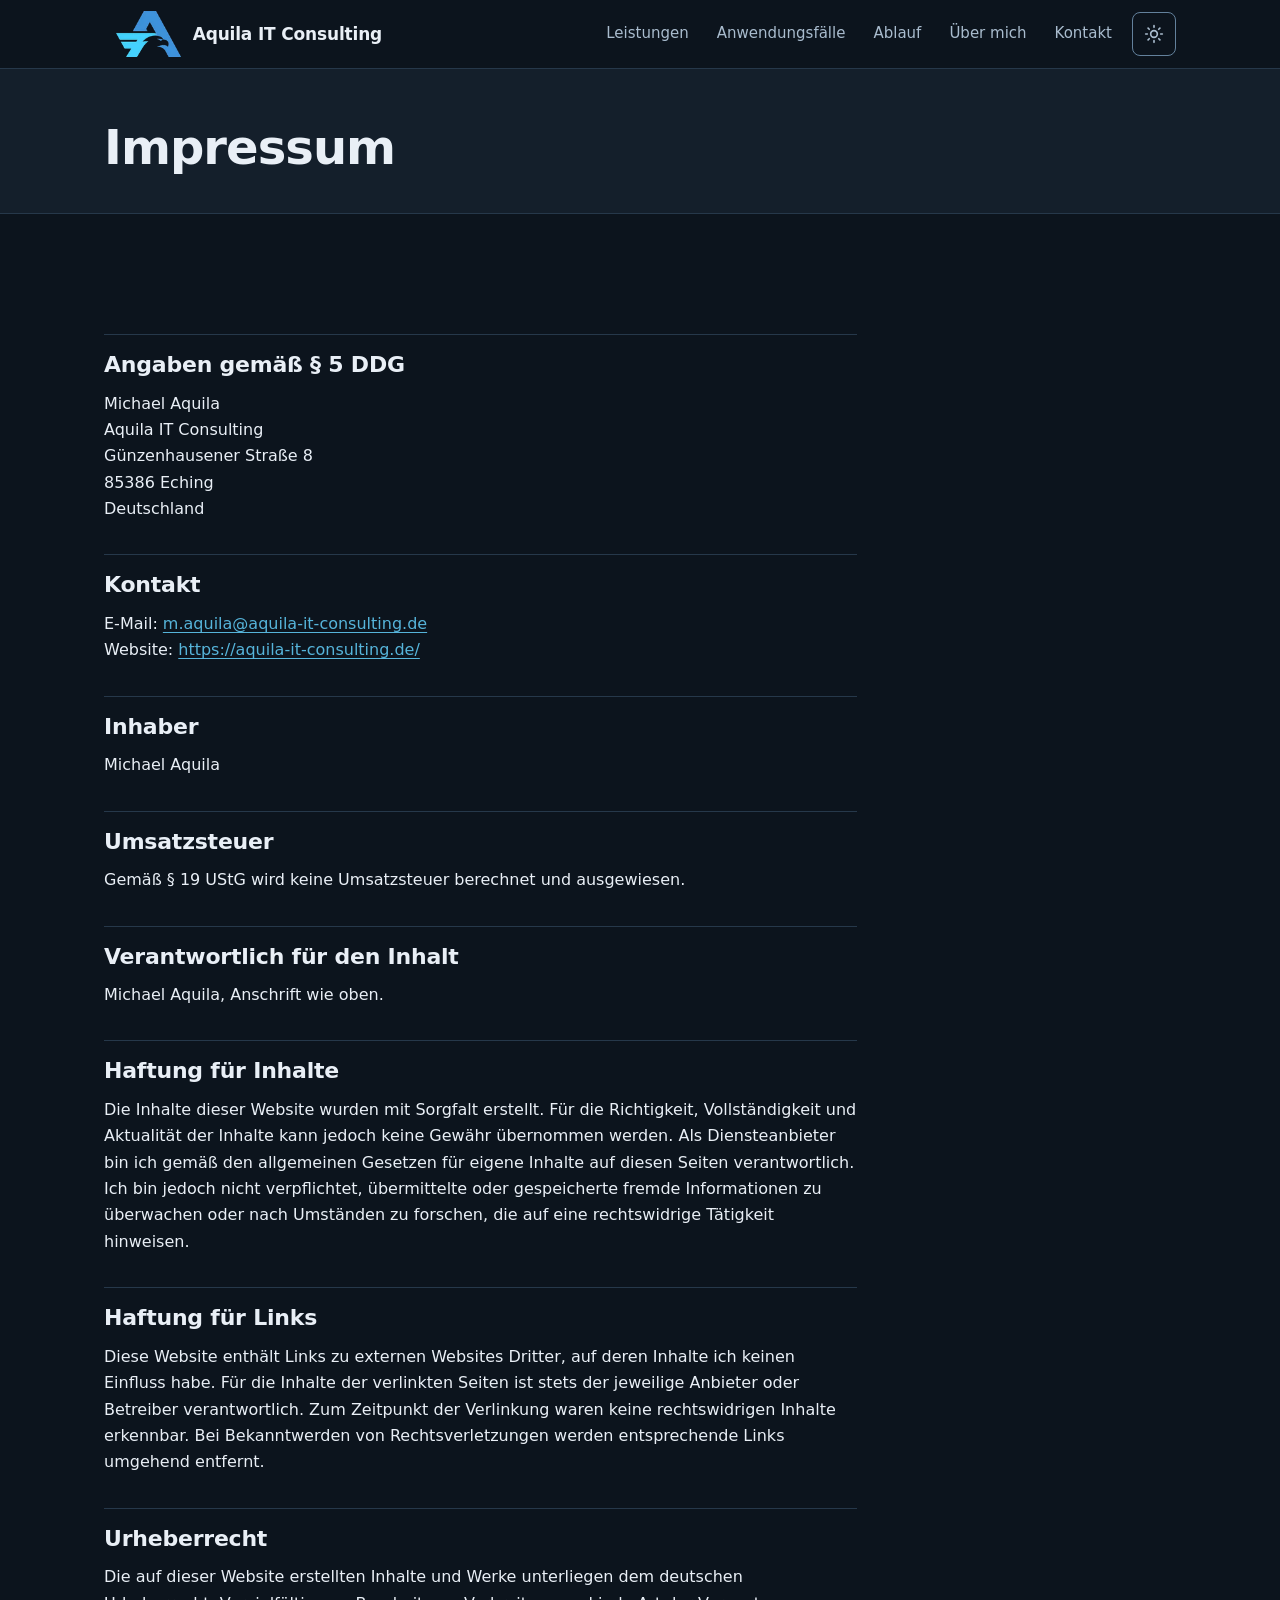
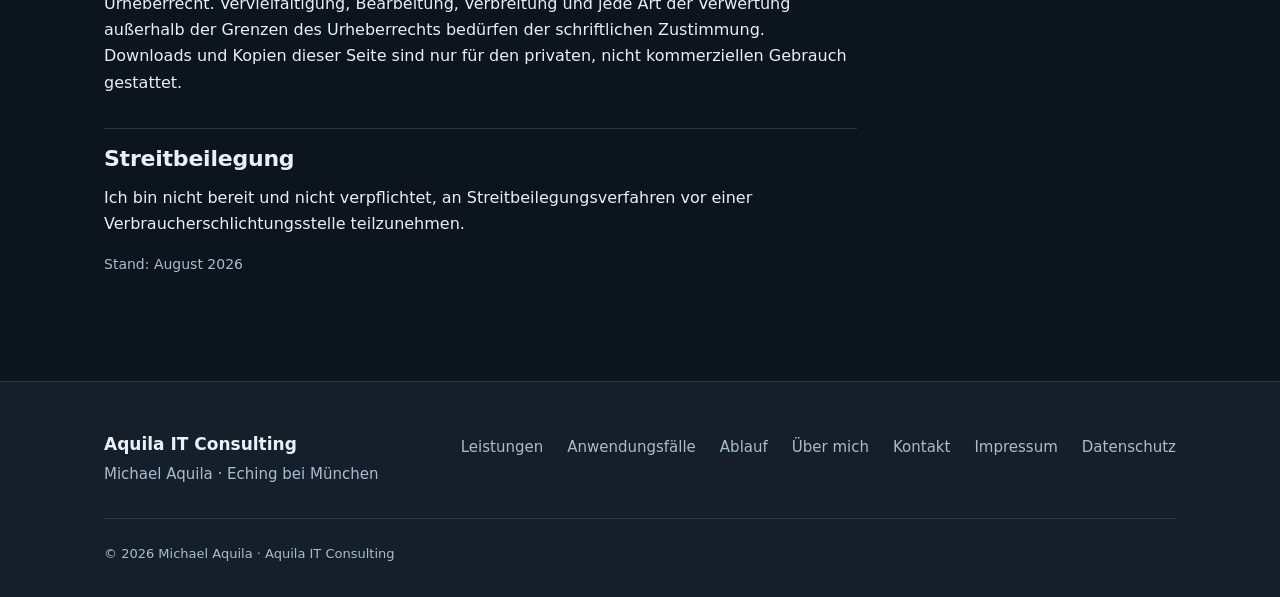
<file: impressum.html>
<!DOCTYPE html>
<html lang="de" data-theme="dark">
<head>
<meta charset="utf-8">
<meta name="viewport" content="width=device-width, initial-scale=1">
<title>Impressum | Aquila IT Consulting</title>
<meta name="description" content="Impressum und Anbieterkennzeichnung von Aquila IT Consulting, Michael Aquila, Eching bei München.">
<link rel="canonical" href="https://aquila-it-consulting.de/impressum.html">
<meta name="robots" content="index, follow">
<meta name="color-scheme" content="dark light">
<meta name="theme-color" content="#0C141D">

<meta property="og:type" content="website">
<meta property="og:title" content="Impressum | Aquila IT Consulting">
<meta property="og:description" content="Impressum und Anbieterkennzeichnung von Aquila IT Consulting.">
<meta property="og:url" content="https://aquila-it-consulting.de/impressum.html">
<meta property="og:image" content="https://aquila-it-consulting.de/assets/img/og-image.png">
<meta property="og:locale" content="de_DE">

<link rel="icon" href="assets/icons/favicon.ico" sizes="any">
<link rel="icon" type="image/png" sizes="32x32" href="assets/icons/favicon-32x32.png">
<link rel="icon" type="image/png" sizes="16x16" href="assets/icons/favicon-16x16.png">
<link rel="apple-touch-icon" href="assets/icons/apple-touch-icon.png">
<link rel="manifest" href="site.webmanifest">

<link rel="stylesheet" href="assets/css/styles.css">
<script>
(function(){try{var t=localStorage.getItem("aic-theme");if(t==="light"||t==="dark"){document.documentElement.setAttribute("data-theme",t);}}catch(e){}})();
</script>
<script src="assets/js/main.js" defer></script>
</head>

<body>
<a class="skip-link" href="#inhalt">Zum Inhalt</a>

<header class="site-header">
  <div class="container site-header__inner">
    <a class="brand" href="index.html" aria-label="Aquila IT Consulting – Startseite">
      <picture>
        <source srcset="assets/img/logo-mark-104.webp 1x, assets/img/logo-mark-208.webp 2x" type="image/webp">
        <img class="brand__mark brand__mark--light" src="assets/img/logo-mark-104.png" width="104" height="74" alt="" decoding="async">
      </picture>
      <picture>
        <source srcset="assets/img/logo-mark-dark-104.webp 1x, assets/img/logo-mark-dark-208.webp 2x" type="image/webp">
        <img class="brand__mark brand__mark--dark" src="assets/img/logo-mark-dark-104.png" width="104" height="74" alt="" decoding="async">
      </picture>
      <span class="brand__name">Aquila IT Consulting</span>
    </a>

    <div class="header-actions">
      <nav class="nav" id="primary-navigation" aria-label="Hauptnavigation">
        <ul class="nav__list">
          <li><a class="nav__link" href="index.html#leistungen">Leistungen</a></li>
          <li><a class="nav__link" href="index.html#anwendungsfaelle">Anwendungsfälle</a></li>
          <li><a class="nav__link" href="index.html#ablauf">Ablauf</a></li>
          <li><a class="nav__link" href="index.html#ueber-mich">Über mich</a></li>
          <li><a class="nav__link" href="index.html#kontakt">Kontakt</a></li>
        </ul>
      </nav>

      <button class="theme-toggle" type="button" data-theme-toggle aria-label="Zur hellen Ansicht wechseln">
        <svg class="icon-moon" viewBox="0 0 24 24" fill="none" stroke="currentColor" stroke-width="2" stroke-linecap="round" stroke-linejoin="round" aria-hidden="true" focusable="false"><path d="M21 12.8A9 9 0 1 1 11.2 3a7 7 0 0 0 9.8 9.8z"/></svg>
        <svg class="icon-sun" viewBox="0 0 24 24" fill="none" stroke="currentColor" stroke-width="2" stroke-linecap="round" stroke-linejoin="round" aria-hidden="true" focusable="false"><circle cx="12" cy="12" r="4"/><path d="M12 2v2M12 20v2M4.9 4.9l1.4 1.4M17.7 17.7l1.4 1.4M2 12h2M20 12h2M4.9 19.1l1.4-1.4M17.7 6.3l1.4-1.4"/></svg>
      </button>

      <button class="nav-toggle" type="button" data-nav-toggle aria-expanded="false" aria-controls="primary-navigation" aria-label="Menü öffnen">
        <svg class="icon-menu" viewBox="0 0 24 24" fill="none" stroke="currentColor" stroke-width="2" stroke-linecap="round" aria-hidden="true" focusable="false"><path d="M4 7h16M4 12h16M4 17h16"/></svg>
        <svg class="icon-close" viewBox="0 0 24 24" fill="none" stroke="currentColor" stroke-width="2" stroke-linecap="round" aria-hidden="true" focusable="false"><path d="M6 6l12 12M18 6L6 18"/></svg>
      </button>
    </div>
  </div>
</header>

<main id="inhalt">
  <div class="page-header">
    <div class="container">
      <h1>Impressum</h1>
    </div>
  </div>

  <div class="section">
    <div class="container">
      <div class="legal">

        <h2>Angaben gemäß § 5 DDG</h2>
        <address>
          Michael Aquila<br>
          Aquila IT Consulting<br>
          Günzenhausener Straße 8<br>
          85386 Eching<br>
          Deutschland
        </address>

        <h2>Kontakt</h2>
        <p>
          E-Mail: <a href="mailto:m.aquila@aquila-it-consulting.de">m.aquila@aquila-it-consulting.de</a><br>
          Website: <a href="https://aquila-it-consulting.de/">https://aquila-it-consulting.de/</a>
        </p>

        <h2>Inhaber</h2>
        <p>Michael Aquila</p>
        <!-- TODO (Michael): Rechtsform bitte prüfen und bestätigen. Erst nach
             ausdrücklicher Bestätigung darf hier z. B. "Einzelunternehmen"
             eingetragen werden. Bis dahin bleibt es bei der neutralen Angabe. -->

        <h2>Umsatzsteuer</h2>
        <p>Gemäß § 19 UStG wird keine Umsatzsteuer berechnet und ausgewiesen.</p>
        <!-- TODO (Michael): Umsatzsteuer-Identifikationsnummer liegt nicht vor.
             Die Steuernummer ist im Impressum nicht verpflichtend und wurde
             daher bewusst nicht aufgenommen. -->

        <h2>Verantwortlich für den Inhalt</h2>
        <p>Michael Aquila, Anschrift wie oben.</p>

        <h2>Haftung für Inhalte</h2>
        <p>Die Inhalte dieser Website wurden mit Sorgfalt erstellt. Für die Richtigkeit, Vollständigkeit und Aktualität der Inhalte kann jedoch keine Gewähr übernommen werden. Als Diensteanbieter bin ich gemäß den allgemeinen Gesetzen für eigene Inhalte auf diesen Seiten verantwortlich. Ich bin jedoch nicht verpflichtet, übermittelte oder gespeicherte fremde Informationen zu überwachen oder nach Umständen zu forschen, die auf eine rechtswidrige Tätigkeit hinweisen.</p>

        <h2>Haftung für Links</h2>
        <p>Diese Website enthält Links zu externen Websites Dritter, auf deren Inhalte ich keinen Einfluss habe. Für die Inhalte der verlinkten Seiten ist stets der jeweilige Anbieter oder Betreiber verantwortlich. Zum Zeitpunkt der Verlinkung waren keine rechtswidrigen Inhalte erkennbar. Bei Bekanntwerden von Rechtsverletzungen werden entsprechende Links umgehend entfernt.</p>

        <h2>Urheberrecht</h2>
        <p>Die auf dieser Website erstellten Inhalte und Werke unterliegen dem deutschen Urheberrecht. Vervielfältigung, Bearbeitung, Verbreitung und jede Art der Verwertung außerhalb der Grenzen des Urheberrechts bedürfen der schriftlichen Zustimmung. Downloads und Kopien dieser Seite sind nur für den privaten, nicht kommerziellen Gebrauch gestattet.</p>

        <h2>Streitbeilegung</h2>
        <p>Ich bin nicht bereit und nicht verpflichtet, an Streitbeilegungsverfahren vor einer Verbraucherschlichtungsstelle teilzunehmen.</p>

        <p class="legal__meta">Stand: August 2026</p>
      </div>
    </div>
  </div>
</main>

<footer class="site-footer">
  <div class="container">
    <div class="site-footer__top">
      <div class="site-footer__brand">
        <strong>Aquila IT Consulting</strong>
        <p>Michael Aquila · Eching bei München</p>
      </div>
      <nav class="site-footer__nav" aria-label="Fußzeilennavigation">
        <ul>
          <li><a href="index.html#leistungen">Leistungen</a></li>
          <li><a href="index.html#anwendungsfaelle">Anwendungsfälle</a></li>
          <li><a href="index.html#ablauf">Ablauf</a></li>
          <li><a href="index.html#ueber-mich">Über mich</a></li>
          <li><a href="index.html#kontakt">Kontakt</a></li>
          <li><a href="impressum.html">Impressum</a></li>
          <li><a href="datenschutz.html">Datenschutz</a></li>
        </ul>
      </nav>
    </div>
    <div class="site-footer__legal">
      <p>© 2026 Michael Aquila · Aquila IT Consulting</p>
    </div>
  </div>
</footer>

</body>
</html>
</file>
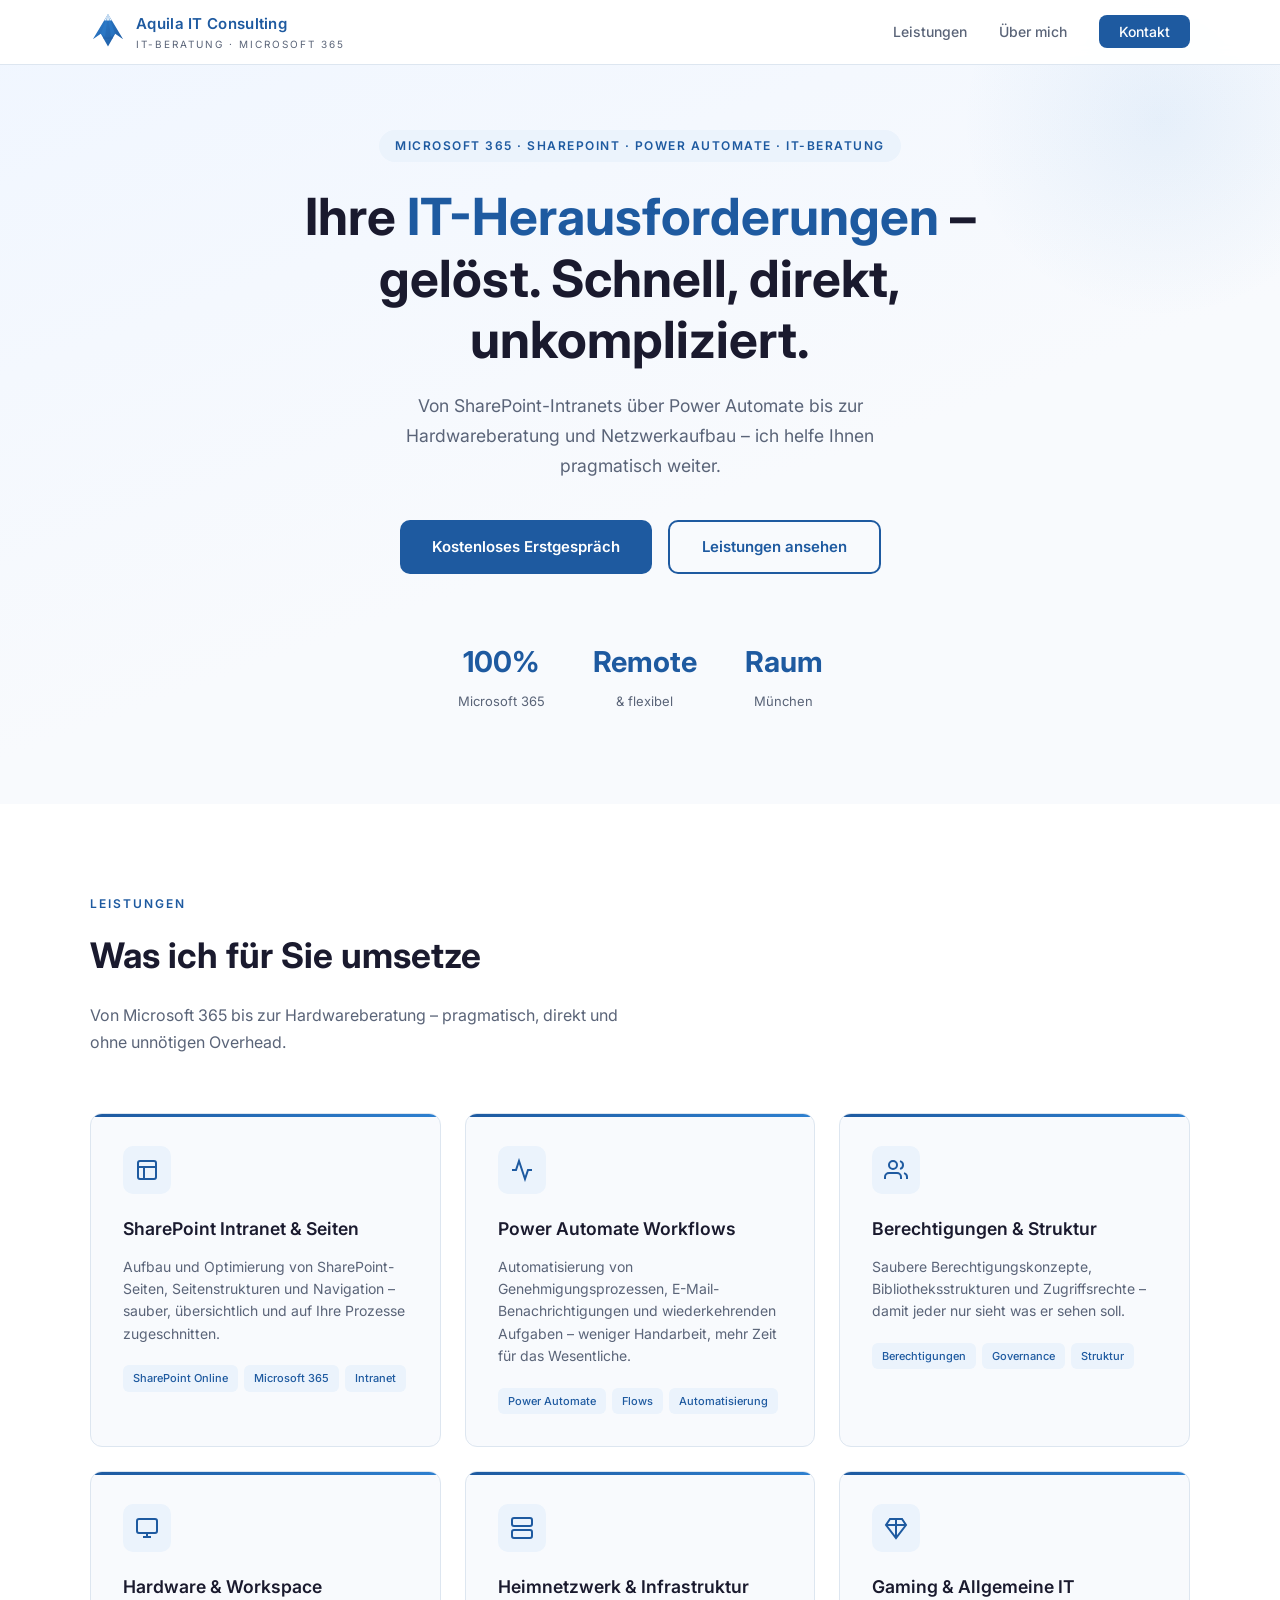
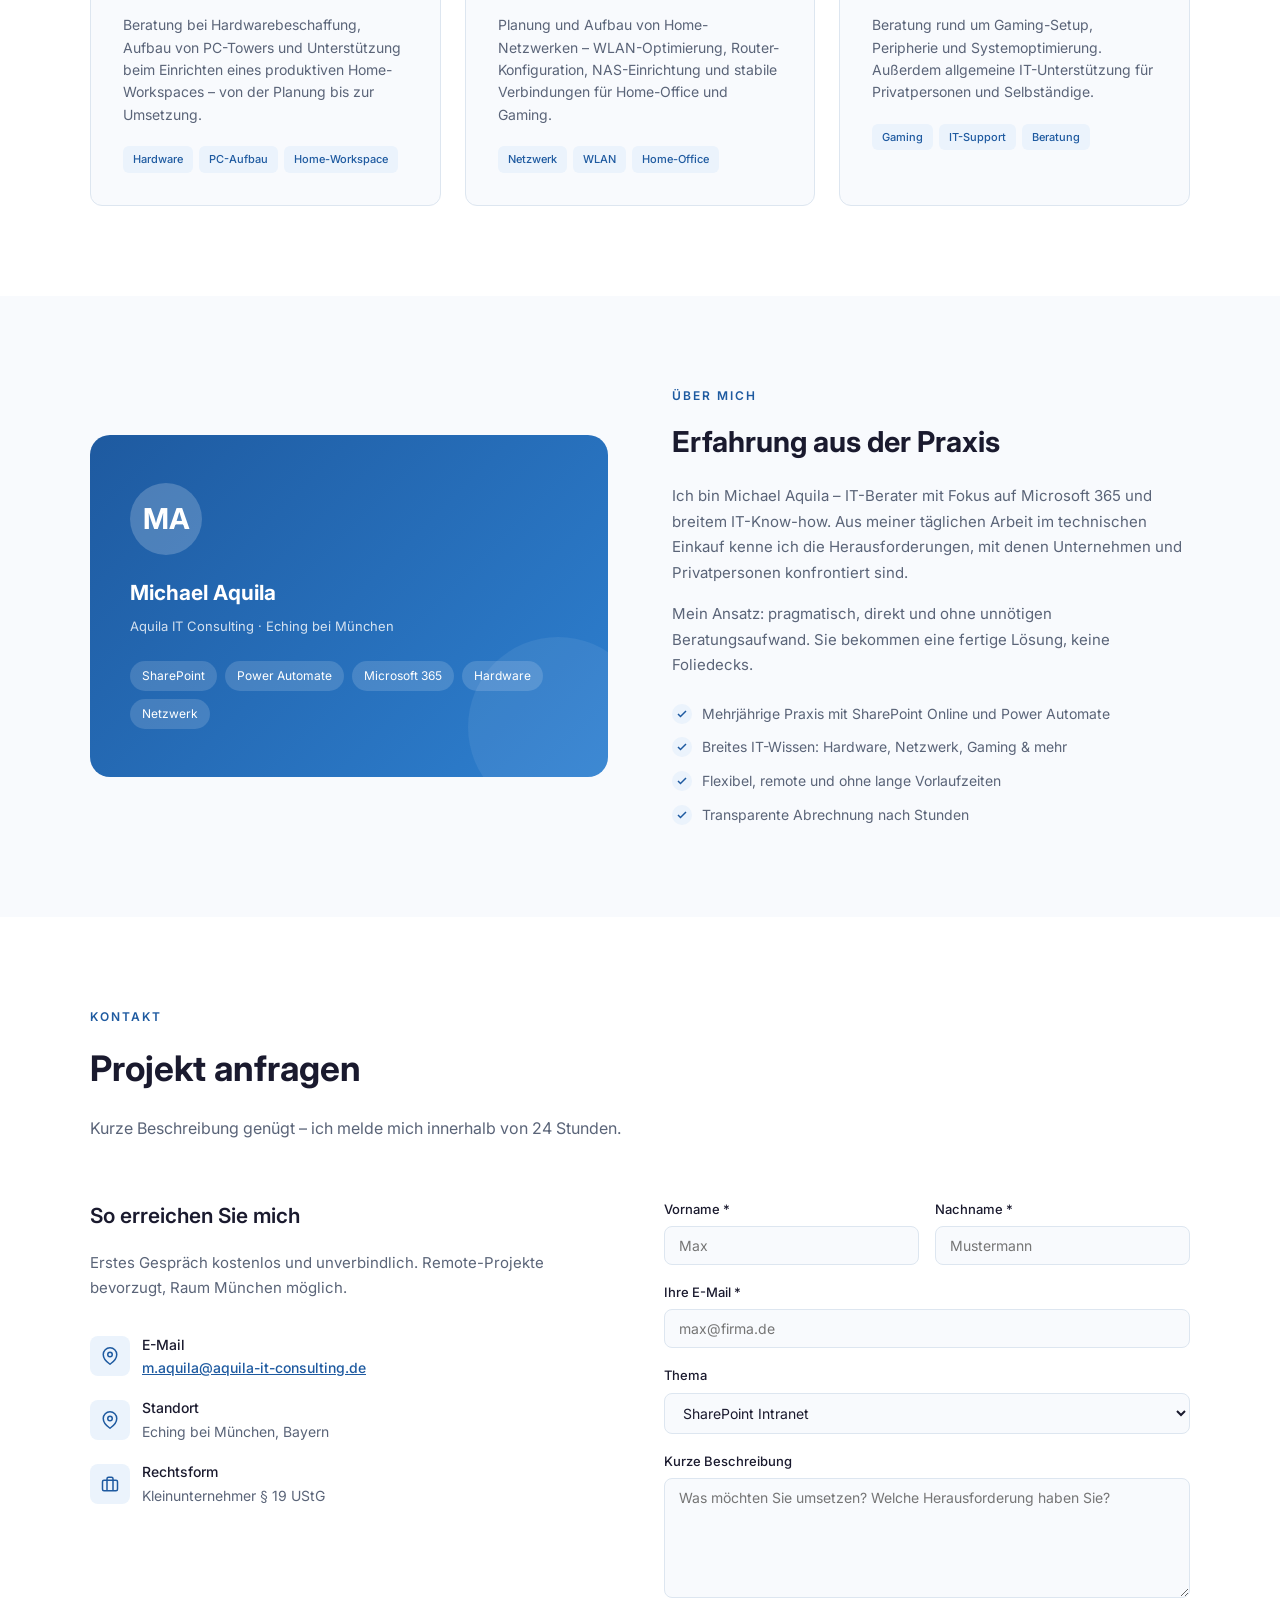
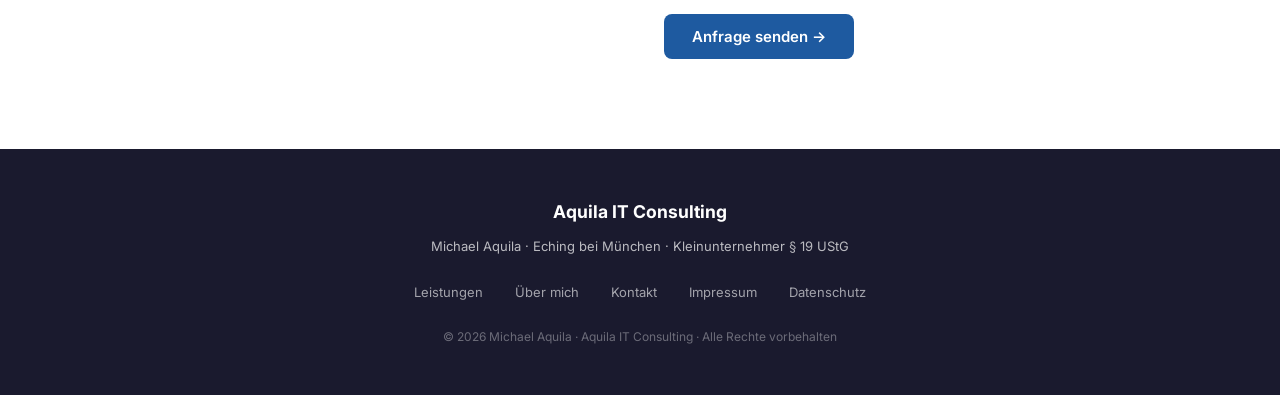
<file: index_1.html>
<!DOCTYPE html>
<html lang="de">
<head>
<meta charset="UTF-8">
<meta name="viewport" content="width=device-width, initial-scale=1.0">
<title>Aquila IT Consulting – SharePoint, Power Automate & IT-Beratung</title>
<meta name="description" content="Professionelle IT-Beratung: SharePoint, Power Automate, Hardware, Netzwerk und mehr. Michael Aquila – Aquila IT Consulting, Eching bei München.">
<link href="https://fonts.googleapis.com/css2?family=Inter:wght@300;400;500;600;700&display=swap" rel="stylesheet">
<style>
  *, *::before, *::after { box-sizing: border-box; margin: 0; padding: 0; }
  :root {
    --blue: #1E5AA0;
    --blue-mid: #2E80D0;
    --blue-light: #EBF3FC;
    --blue-dark: #143D6E;
    --gold: #F0A500;
    --text: #1A1A2E;
    --text-muted: #5A6478;
    --bg: #F8FAFD;
    --white: #ffffff;
    --border: #DDE6F0;
    --radius: 12px;
  }
  html { scroll-behavior: smooth; }
  body { font-family: 'Inter', sans-serif; background: var(--bg); color: var(--text); line-height: 1.7; font-size: 16px; }

  /* NAV */
  nav { position: fixed; top: 0; left: 0; right: 0; background: rgba(255,255,255,0.95); backdrop-filter: blur(8px); border-bottom: 1px solid var(--border); z-index: 100; padding: 0 2rem; }
  .nav-inner { max-width: 1100px; margin: 0 auto; display: flex; align-items: center; justify-content: space-between; height: 64px; }
  .nav-logo { display: flex; align-items: center; gap: 10px; text-decoration: none; }
  .nav-logo svg { width: 36px; height: 36px; }
  .nav-logo-text { font-size: 15px; font-weight: 600; color: var(--blue); letter-spacing: 0.3px; }
  .nav-logo-sub { font-size: 10px; color: var(--text-muted); letter-spacing: 2px; text-transform: uppercase; }
  nav ul { list-style: none; display: flex; gap: 2rem; }
  nav ul a { text-decoration: none; color: var(--text-muted); font-size: 14px; font-weight: 500; transition: color 0.2s; }
  nav ul a:hover { color: var(--blue); }
  .nav-cta { background: var(--blue); color: white !important; padding: 8px 20px; border-radius: 8px; font-size: 14px !important; transition: background 0.2s !important; }
  .nav-cta:hover { background: var(--blue-dark) !important; color: white !important; }

  /* HERO */
  .hero { padding: 130px 2rem 90px; background: linear-gradient(160deg, #F0F6FF 0%, #F8FAFD 60%); text-align: center; position: relative; overflow: hidden; }
  .hero::before { content: ''; position: absolute; top: -80px; right: -80px; width: 400px; height: 400px; background: radial-gradient(circle, rgba(46,128,208,0.08) 0%, transparent 70%); pointer-events: none; }
  .hero-badge { display: inline-block; background: var(--blue-light); color: var(--blue); font-size: 12px; font-weight: 600; letter-spacing: 1.5px; text-transform: uppercase; padding: 6px 16px; border-radius: 20px; margin-bottom: 1.5rem; }
  .hero h1 { font-size: clamp(2rem, 5vw, 3.2rem); font-weight: 700; color: var(--text); line-height: 1.2; max-width: 780px; margin: 0 auto 1.25rem; }
  .hero h1 span { color: var(--blue); }
  .hero p { font-size: 1.1rem; color: var(--text-muted); max-width: 560px; margin: 0 auto 2.5rem; }
  .hero-btns { display: flex; gap: 1rem; justify-content: center; flex-wrap: wrap; }
  .btn-primary { background: var(--blue); color: white; padding: 14px 32px; border-radius: 10px; text-decoration: none; font-weight: 600; font-size: 15px; transition: background 0.2s, transform 0.15s; display: inline-block; }
  .btn-primary:hover { background: var(--blue-dark); transform: translateY(-1px); }
  .btn-outline { border: 2px solid var(--blue); color: var(--blue); padding: 12px 32px; border-radius: 10px; text-decoration: none; font-weight: 600; font-size: 15px; transition: all 0.2s; display: inline-block; }
  .btn-outline:hover { background: var(--blue-light); }
  .hero-stats { display: flex; justify-content: center; gap: 3rem; margin-top: 4rem; flex-wrap: wrap; }
  .hero-stat { text-align: center; }
  .hero-stat strong { display: block; font-size: 1.8rem; font-weight: 700; color: var(--blue); }
  .hero-stat span { font-size: 13px; color: var(--text-muted); }

  /* SECTIONS */
  section { padding: 90px 2rem; }
  .section-inner { max-width: 1100px; margin: 0 auto; }
  .section-label { font-size: 12px; font-weight: 600; letter-spacing: 2px; text-transform: uppercase; color: var(--blue); margin-bottom: 0.75rem; }
  .section-title { font-size: clamp(1.6rem, 3vw, 2.2rem); font-weight: 700; color: var(--text); margin-bottom: 1rem; }
  .section-sub { font-size: 1rem; color: var(--text-muted); max-width: 560px; margin-bottom: 3.5rem; }

  /* LEISTUNGEN */
  #leistungen { background: var(--white); }
  .services-grid { display: grid; grid-template-columns: repeat(auto-fit, minmax(300px, 1fr)); gap: 1.5rem; }
  .service-card { background: var(--bg); border: 1px solid var(--border); border-radius: var(--radius); padding: 2rem; transition: transform 0.2s, box-shadow 0.2s; position: relative; overflow: hidden; }
  .service-card::before { content: ''; position: absolute; top: 0; left: 0; right: 0; height: 3px; background: linear-gradient(90deg, var(--blue), var(--blue-mid)); }
  .service-card:hover { transform: translateY(-4px); box-shadow: 0 12px 32px rgba(30,90,160,0.1); }
  .service-icon { width: 48px; height: 48px; background: var(--blue-light); border-radius: 10px; display: flex; align-items: center; justify-content: center; margin-bottom: 1.25rem; }
  .service-icon svg { width: 24px; height: 24px; stroke: var(--blue); fill: none; stroke-width: 2; }
  .service-card h3 { font-size: 1.1rem; font-weight: 600; margin-bottom: 0.75rem; color: var(--text); }
  .service-card p { font-size: 14px; color: var(--text-muted); line-height: 1.6; }
  .service-tags { display: flex; flex-wrap: wrap; gap: 6px; margin-top: 1.25rem; }
  .tag { font-size: 11px; font-weight: 500; background: var(--blue-light); color: var(--blue); padding: 4px 10px; border-radius: 6px; }

  /* ÜBER MICH */
  #ueber { background: var(--bg); }
  .about-grid { display: grid; grid-template-columns: 1fr 1fr; gap: 4rem; align-items: center; }
  @media (max-width: 768px) { .about-grid { grid-template-columns: 1fr; gap: 2rem; } }
  .about-visual { background: linear-gradient(135deg, var(--blue) 0%, var(--blue-mid) 100%); border-radius: 20px; padding: 3rem 2.5rem; color: white; position: relative; overflow: hidden; }
  .about-visual::after { content: ''; position: absolute; bottom: -40px; right: -40px; width: 180px; height: 180px; background: rgba(255,255,255,0.07); border-radius: 50%; }
  .about-avatar { width: 72px; height: 72px; background: rgba(255,255,255,0.2); border-radius: 50%; display: flex; align-items: center; justify-content: center; font-size: 1.8rem; font-weight: 700; margin-bottom: 1.25rem; color: white; }
  .about-visual h3 { font-size: 1.3rem; font-weight: 700; margin-bottom: 0.25rem; }
  .about-visual p { font-size: 13px; opacity: 0.8; margin-bottom: 1.5rem; }
  .about-chips { display: flex; flex-wrap: wrap; gap: 8px; }
  .about-chip { background: rgba(255,255,255,0.15); color: white; font-size: 12px; padding: 5px 12px; border-radius: 20px; }
  .about-text h2 { font-size: 1.8rem; font-weight: 700; margin-bottom: 1rem; }
  .about-text p { color: var(--text-muted); margin-bottom: 1rem; font-size: 15px; }
  .about-points { list-style: none; margin-top: 1.5rem; display: flex; flex-direction: column; gap: 10px; }
  .about-points li { display: flex; align-items: flex-start; gap: 10px; font-size: 14px; color: var(--text-muted); }
  .about-points li::before { content: ''; width: 20px; height: 20px; min-width: 20px; background: var(--blue-light); border-radius: 50%; background-image: url("data:image/svg+xml,%3Csvg xmlns='http://www.w3.org/2000/svg' viewBox='0 0 24 24' fill='none' stroke='%231E5AA0' stroke-width='3'%3E%3Cpolyline points='20 6 9 17 4 12'/%3E%3C/svg%3E"); background-size: 12px; background-position: center; background-repeat: no-repeat; margin-top: 2px; }

  /* KONTAKT */
  #kontakt { background: var(--white); }
  .contact-grid { display: grid; grid-template-columns: 1fr 1fr; gap: 3rem; align-items: start; }
  @media (max-width: 768px) { .contact-grid { grid-template-columns: 1fr; } }
  .contact-info h3 { font-size: 1.3rem; font-weight: 600; margin-bottom: 1rem; }
  .contact-info p { color: var(--text-muted); font-size: 15px; margin-bottom: 2rem; }
  .contact-items { display: flex; flex-direction: column; gap: 1rem; }
  .contact-item { display: flex; align-items: center; gap: 12px; font-size: 14px; color: var(--text-muted); }
  .contact-item-icon { width: 40px; height: 40px; background: var(--blue-light); border-radius: 8px; display: flex; align-items: center; justify-content: center; flex-shrink: 0; }
  .contact-item-icon svg { width: 18px; height: 18px; stroke: var(--blue); fill: none; stroke-width: 2; }
  .contact-form { display: flex; flex-direction: column; gap: 1rem; }
  .form-row { display: grid; grid-template-columns: 1fr 1fr; gap: 1rem; }
  @media (max-width: 520px) { .form-row { grid-template-columns: 1fr; } }
  .form-group { display: flex; flex-direction: column; gap: 6px; }
  .form-group label { font-size: 13px; font-weight: 500; color: var(--text); }
  .form-group input, .form-group textarea, .form-group select { padding: 10px 14px; border: 1px solid var(--border); border-radius: 8px; font-family: inherit; font-size: 14px; color: var(--text); background: var(--bg); outline: none; transition: border-color 0.2s; }
  .form-group input:focus, .form-group textarea:focus, .form-group select:focus { border-color: var(--blue); }
  .form-group textarea { resize: vertical; min-height: 120px; }
  .form-submit { background: var(--blue); color: white; border: none; padding: 13px 28px; border-radius: 8px; font-size: 15px; font-weight: 600; font-family: inherit; cursor: pointer; transition: background 0.2s; align-self: flex-start; }
  .form-submit:hover { background: var(--blue-dark); }

  /* MODAL */
  .modal-overlay { display: none; position: fixed; inset: 0; background: rgba(0,0,0,0.5); z-index: 999; align-items: center; justify-content: center; padding: 1rem; }
  .modal-overlay.active { display: flex; }
  .modal { background: white; border-radius: 16px; padding: 2rem; max-width: 720px; width: 100%; max-height: 85vh; overflow-y: auto; position: relative; }
  .modal h2 { font-size: 1.4rem; font-weight: 700; color: var(--blue); margin-bottom: 1.5rem; }
  .modal h3 { font-size: 1rem; font-weight: 600; margin: 1.25rem 0 0.5rem; color: var(--text); }
  .modal p, .modal li { font-size: 14px; color: var(--text-muted); line-height: 1.7; }
  .modal ul { padding-left: 1.25rem; margin-top: 0.5rem; }
  .modal-close { position: absolute; top: 1rem; right: 1rem; background: var(--bg); border: 1px solid var(--border); border-radius: 8px; padding: 6px 12px; cursor: pointer; font-size: 13px; color: var(--text-muted); font-family: inherit; }
  .modal-close:hover { background: var(--border); }

  /* FOOTER */
  footer { background: var(--text); color: rgba(255,255,255,0.7); padding: 3rem 2rem; text-align: center; }
  .footer-inner { max-width: 1100px; margin: 0 auto; }
  .footer-logo { font-size: 1.1rem; font-weight: 700; color: white; margin-bottom: 0.5rem; }
  .footer-sub { font-size: 13px; margin-bottom: 1.5rem; }
  .footer-links { display: flex; justify-content: center; gap: 2rem; flex-wrap: wrap; margin-bottom: 1.5rem; }
  .footer-links a { color: rgba(255,255,255,0.6); text-decoration: none; font-size: 13px; transition: color 0.2s; cursor: pointer; }
  .footer-links a:hover { color: white; }
  .footer-copy { font-size: 12px; opacity: 0.5; }

  @media (max-width: 640px) {
    nav ul { display: none; }
    .hero { padding: 110px 1.5rem 70px; }
    .hero-stats { gap: 1.5rem; }
    section { padding: 60px 1.5rem; }
    .services-grid { grid-template-columns: 1fr; }
  }
</style>
</head>
<body>

<nav>
  <div class="nav-inner">
    <a href="#" class="nav-logo">
      <svg viewBox="0 0 84 100" xmlns="http://www.w3.org/2000/svg">
        <defs>
          <linearGradient id="wg" x1="0%" y1="0%" x2="100%" y2="100%">
            <stop offset="0%" style="stop-color:#2E80D0"/>
            <stop offset="100%" style="stop-color:#1E5AA0"/>
          </linearGradient>
        </defs>
        <polygon points="42,0 0,70 22,55 42,90 62,55 84,70" fill="url(#wg)"/>
        <polygon points="42,0 32,18 52,18" fill="white"/>
        <polygon points="42,0 22,55 34,63" fill="rgba(46,128,208,0.5)"/>
        <polygon points="42,0 62,55 50,63" fill="rgba(46,128,208,0.5)"/>
        <rect x="28" y="65" width="28" height="4" rx="2" fill="#1E5AA0" opacity="0.4"/>
      </svg>
      <div>
        <div class="nav-logo-text">Aquila IT Consulting</div>
        <div class="nav-logo-sub">IT-Beratung · Microsoft 365</div>
      </div>
    </a>
    <ul>
      <li><a href="#leistungen">Leistungen</a></li>
      <li><a href="#ueber">Über mich</a></li>
      <li><a href="#kontakt" class="nav-cta">Kontakt</a></li>
    </ul>
  </div>
</nav>

<section class="hero">
  <div class="hero-badge">Microsoft 365 · SharePoint · Power Automate · IT-Beratung</div>
  <h1>Ihre <span>IT-Herausforderungen</span> – gelöst. Schnell, direkt, unkompliziert.</h1>
  <p>Von SharePoint-Intranets über Power Automate bis zur Hardwareberatung und Netzwerkaufbau – ich helfe Ihnen pragmatisch weiter.</p>
  <div class="hero-btns">
    <a href="#kontakt" class="btn-primary">Kostenloses Erstgespräch</a>
    <a href="#leistungen" class="btn-outline">Leistungen ansehen</a>
  </div>
  <div class="hero-stats">
    <div class="hero-stat"><strong>100%</strong><span>Microsoft 365</span></div>
    <div class="hero-stat"><strong>Remote</strong><span>& flexibel</span></div>
    <div class="hero-stat"><strong>Raum</strong><span>München</span></div>
  </div>
</section>

<section id="leistungen">
  <div class="section-inner">
    <div class="section-label">Leistungen</div>
    <h2 class="section-title">Was ich für Sie umsetze</h2>
    <p class="section-sub">Von Microsoft 365 bis zur Hardwareberatung – pragmatisch, direkt und ohne unnötigen Overhead.</p>
    <div class="services-grid">

      <div class="service-card">
        <div class="service-icon">
          <svg viewBox="0 0 24 24"><rect x="3" y="3" width="18" height="18" rx="2"/><line x1="3" y1="9" x2="21" y2="9"/><line x1="9" y1="21" x2="9" y2="9"/></svg>
        </div>
        <h3>SharePoint Intranet & Seiten</h3>
        <p>Aufbau und Optimierung von SharePoint-Seiten, Seitenstrukturen und Navigation – sauber, übersichtlich und auf Ihre Prozesse zugeschnitten.</p>
        <div class="service-tags"><span class="tag">SharePoint Online</span><span class="tag">Microsoft 365</span><span class="tag">Intranet</span></div>
      </div>

      <div class="service-card">
        <div class="service-icon">
          <svg viewBox="0 0 24 24"><polyline points="22 12 18 12 15 21 9 3 6 12 2 12"/></svg>
        </div>
        <h3>Power Automate Workflows</h3>
        <p>Automatisierung von Genehmigungsprozessen, E-Mail-Benachrichtigungen und wiederkehrenden Aufgaben – weniger Handarbeit, mehr Zeit für das Wesentliche.</p>
        <div class="service-tags"><span class="tag">Power Automate</span><span class="tag">Flows</span><span class="tag">Automatisierung</span></div>
      </div>

      <div class="service-card">
        <div class="service-icon">
          <svg viewBox="0 0 24 24"><path d="M17 21v-2a4 4 0 0 0-4-4H5a4 4 0 0 0-4 4v2"/><circle cx="9" cy="7" r="4"/><path d="M23 21v-2a4 4 0 0 0-3-3.87"/><path d="M16 3.13a4 4 0 0 1 0 7.75"/></svg>
        </div>
        <h3>Berechtigungen & Struktur</h3>
        <p>Saubere Berechtigungskonzepte, Bibliotheksstrukturen und Zugriffsrechte – damit jeder nur sieht was er sehen soll.</p>
        <div class="service-tags"><span class="tag">Berechtigungen</span><span class="tag">Governance</span><span class="tag">Struktur</span></div>
      </div>

      <div class="service-card">
        <div class="service-icon">
          <svg viewBox="0 0 24 24"><rect x="2" y="3" width="20" height="14" rx="2"/><line x1="8" y1="21" x2="16" y2="21"/><line x1="12" y1="17" x2="12" y2="21"/></svg>
        </div>
        <h3>Hardware & Workspace</h3>
        <p>Beratung bei Hardwarebeschaffung, Aufbau von PC-Towers und Unterstützung beim Einrichten eines produktiven Home-Workspaces – von der Planung bis zur Umsetzung.</p>
        <div class="service-tags"><span class="tag">Hardware</span><span class="tag">PC-Aufbau</span><span class="tag">Home-Workspace</span></div>
      </div>

      <div class="service-card">
        <div class="service-icon">
          <svg viewBox="0 0 24 24"><rect x="2" y="2" width="20" height="8" rx="2"/><rect x="2" y="14" width="20" height="8" rx="2"/><line x1="6" y1="6" x2="6.01" y2="6"/><line x1="6" y1="18" x2="6.01" y2="18"/></svg>
        </div>
        <h3>Heimnetzwerk & Infrastruktur</h3>
        <p>Planung und Aufbau von Home-Netzwerken – WLAN-Optimierung, Router-Konfiguration, NAS-Einrichtung und stabile Verbindungen für Home-Office und Gaming.</p>
        <div class="service-tags"><span class="tag">Netzwerk</span><span class="tag">WLAN</span><span class="tag">Home-Office</span></div>
      </div>

      <div class="service-card">
        <div class="service-icon">
          <svg viewBox="0 0 24 24"><polygon points="6 3 18 3 22 9 12 22 2 9"/><line x1="2" y1="9" x2="22" y2="9"/><line x1="12" y1="3" x2="12" y2="22"/></svg>
        </div>
        <h3>Gaming & Allgemeine IT</h3>
        <p>Beratung rund um Gaming-Setup, Peripherie und Systemoptimierung. Außerdem allgemeine IT-Unterstützung für Privatpersonen und Selbständige.</p>
        <div class="service-tags"><span class="tag">Gaming</span><span class="tag">IT-Support</span><span class="tag">Beratung</span></div>
      </div>

    </div>
  </div>
</section>

<section id="ueber">
  <div class="section-inner">
    <div class="about-grid">
      <div class="about-visual">
        <div class="about-avatar">MA</div>
        <h3>Michael Aquila</h3>
        <p>Aquila IT Consulting · Eching bei München</p>
        <div class="about-chips">
          <span class="about-chip">SharePoint</span>
          <span class="about-chip">Power Automate</span>
          <span class="about-chip">Microsoft 365</span>
          <span class="about-chip">Hardware</span>
          <span class="about-chip">Netzwerk</span>
        </div>
      </div>
      <div class="about-text">
        <div class="section-label">Über mich</div>
        <h2 class="section-title">Erfahrung aus der Praxis</h2>
        <p>Ich bin Michael Aquila – IT-Berater mit Fokus auf Microsoft 365 und breitem IT-Know-how. Aus meiner täglichen Arbeit im technischen Einkauf kenne ich die Herausforderungen, mit denen Unternehmen und Privatpersonen konfrontiert sind.</p>
        <p>Mein Ansatz: pragmatisch, direkt und ohne unnötigen Beratungsaufwand. Sie bekommen eine fertige Lösung, keine Foliedecks.</p>
        <ul class="about-points">
          <li>Mehrjährige Praxis mit SharePoint Online und Power Automate</li>
          <li>Breites IT-Wissen: Hardware, Netzwerk, Gaming & mehr</li>
          <li>Flexibel, remote und ohne lange Vorlaufzeiten</li>
          <li>Transparente Abrechnung nach Stunden</li>
        </ul>
      </div>
    </div>
  </div>
</section>

<section id="kontakt">
  <div class="section-inner">
    <div class="section-label">Kontakt</div>
    <h2 class="section-title">Projekt anfragen</h2>
    <p class="section-sub">Kurze Beschreibung genügt – ich melde mich innerhalb von 24 Stunden.</p>
    <div class="contact-grid">
      <div class="contact-info">
        <h3>So erreichen Sie mich</h3>
        <p>Erstes Gespräch kostenlos und unverbindlich. Remote-Projekte bevorzugt, Raum München möglich.</p>
        <div class="contact-items">
          <div class="contact-item">
            <div class="contact-item-icon">
              <svg viewBox="0 0 24 24"><path d="M21 10c0 7-9 13-9 13s-9-6-9-13a9 9 0 0 1 18 0z"/><circle cx="12" cy="10" r="3"/></svg>
            </div>
            <div><div style="font-weight:500;color:#1A1A2E">E-Mail</div><a href="mailto:m.aquila@aquila-it-consulting.de" style="color:var(--blue);font-weight:500">m.aquila@aquila-it-consulting.de</a></div>
          </div>
          <div class="contact-item">
            <div class="contact-item-icon">
              <svg viewBox="0 0 24 24"><path d="M21 10c0 7-9 13-9 13s-9-6-9-13a9 9 0 0 1 18 0z"/><circle cx="12" cy="10" r="3"/></svg>
            </div>
            <div><div style="font-weight:500;color:#1A1A2E">Standort</div>Eching bei München, Bayern</div>
          </div>
          <div class="contact-item">
            <div class="contact-item-icon">
              <svg viewBox="0 0 24 24"><rect x="2" y="7" width="20" height="14" rx="2"/><path d="M16 21V5a2 2 0 0 0-2-2h-4a2 2 0 0 0-2 2v16"/></svg>
            </div>
            <div><div style="font-weight:500;color:#1A1A2E">Rechtsform</div>Kleinunternehmer § 19 UStG</div>
          </div>
        </div>
      </div>
      <form class="contact-form" id="contactForm">
        <div class="form-row">
          <div class="form-group">
            <label>Vorname *</label>
            <input type="text" id="f-vorname" placeholder="Max" required>
          </div>
          <div class="form-group">
            <label>Nachname *</label>
            <input type="text" id="f-nachname" placeholder="Mustermann" required>
          </div>
        </div>
        <div class="form-group">
          <label>Ihre E-Mail *</label>
          <input type="email" id="f-email" placeholder="max@firma.de" required>
        </div>
        <div class="form-group">
          <label>Thema</label>
          <select id="f-thema">
            <option>SharePoint Intranet</option>
            <option>Power Automate Workflow</option>
            <option>Berechtigungen & Struktur</option>
            <option>Hardware & Workspace</option>
            <option>Heimnetzwerk</option>
            <option>Gaming & Allgemeine IT</option>
            <option>Sonstiges</option>
          </select>
        </div>
        <div class="form-group">
          <label>Kurze Beschreibung</label>
          <textarea id="f-nachricht" placeholder="Was möchten Sie umsetzen? Welche Herausforderung haben Sie?"></textarea>
        </div>
        <button type="submit" class="form-submit">Anfrage senden →</button>
      </form>
    </div>
  </div>
</section>

<footer>
  <div class="footer-inner">
    <div class="footer-logo">Aquila IT Consulting</div>
    <div class="footer-sub">Michael Aquila · Eching bei München · Kleinunternehmer § 19 UStG</div>
    <div class="footer-links">
      <a href="#leistungen">Leistungen</a>
      <a href="#ueber">Über mich</a>
      <a href="#kontakt">Kontakt</a>
      <a onclick="document.getElementById('modal-impressum').classList.add('active')">Impressum</a>
      <a onclick="document.getElementById('modal-dsgvo').classList.add('active')">Datenschutz</a>
    </div>
    <div class="footer-copy">© 2026 Michael Aquila · Aquila IT Consulting · Alle Rechte vorbehalten</div>
  </div>
</footer>

<!-- IMPRESSUM MODAL -->
<div class="modal-overlay" id="modal-impressum">
  <div class="modal">
    <button class="modal-close" onclick="document.getElementById('modal-impressum').classList.remove('active')">✕ Schließen</button>
    <h2>Impressum</h2>
    <h3>Angaben gemäß § 5 TMG</h3>
    <p>Michael Aquila<br>Aquila IT Consulting<br>Günzenhausener Straße 8<br>85386 Eching</p>
    <h3>Kontakt</h3>
    <p>E-Mail: m.aquila@aquila-it-consulting.de<br>Website: aquila-it-consulting.de</p>
    <h3>Umsatzsteuer</h3>
    <p>Gemäß § 19 UStG (Kleinunternehmerregelung) wird keine Umsatzsteuer berechnet und ausgewiesen.</p>
    <h3>Steuernummer</h3>
    <p>Steuernummer: (bitte eintragen)</p>
    <h3>Berufsbezeichnung</h3>
    <p>IT-Berater (freiberuflich/gewerblich), Aquila IT Consulting, eingetragen beim Gewerbeamt Eching.</p>
    <h3>Haftungsausschluss</h3>
    <p>Die Inhalte dieser Website wurden mit größter Sorgfalt erstellt. Für die Richtigkeit, Vollständigkeit und Aktualität der Inhalte übernehme ich keine Gewähr. Als Diensteanbieter bin ich für eigene Inhalte nach den allgemeinen Gesetzen verantwortlich.</p>
    <h3>Urheberrecht</h3>
    <p>Die durch den Seitenbetreiber erstellten Inhalte und Werke auf dieser Website unterliegen dem deutschen Urheberrecht. Die Vervielfältigung, Bearbeitung, Verbreitung und jede Art der Verwertung außerhalb der Grenzen des Urheberrechts bedürfen der schriftlichen Zustimmung.</p>
  </div>
</div>

<!-- DSGVO MODAL -->
<div class="modal-overlay" id="modal-dsgvo">
  <div class="modal">
    <button class="modal-close" onclick="document.getElementById('modal-dsgvo').classList.remove('active')">✕ Schließen</button>
    <h2>Datenschutzerklärung</h2>
    <h3>1. Verantwortlicher</h3>
    <p>Michael Aquila, Aquila IT Consulting, Günzenhausener Straße 8, 85386 Eching</p>
    <h3>2. Erhebung und Speicherung personenbezogener Daten</h3>
    <p>Diese Website erhebt keine personenbezogenen Daten automatisch. Das Kontaktformular öffnet Ihr E-Mail-Programm und überträgt keine Daten an Server dieser Website.</p>
    <h3>3. Kontaktformular</h3>
    <p>Wenn Sie das Kontaktformular nutzen, wird Ihr E-Mail-Programm geöffnet und eine E-Mail vorbereitet. Die Daten werden direkt per E-Mail übermittelt und nicht auf Servern dieser Website gespeichert.</p>
    <h3>4. Hosting</h3>
    <p>Diese Website wird über GitHub Pages (GitHub, Inc., 88 Colin P. Kelly Jr. Street, San Francisco, CA 94107, USA) gehostet. GitHub kann beim Aufruf der Website automatisch Server-Logfiles erfassen. Weitere Informationen finden Sie in der <a href="https://docs.github.com/de/site-policy/privacy-policies/github-general-privacy-statement" target="_blank" style="color:var(--blue)">Datenschutzerklärung von GitHub</a>.</p>
    <h3>5. Cookies</h3>
    <p>Diese Website verwendet keine Cookies und kein Tracking.</p>
    <h3>6. Ihre Rechte</h3>
    <p>Sie haben das Recht auf Auskunft, Berichtigung, Löschung und Einschränkung der Verarbeitung Ihrer personenbezogenen Daten sowie das Recht auf Datenübertragbarkeit. Wenden Sie sich hierzu per E-Mail an mich.</p>
    <h3>7. Aktualität</h3>
    <p>Stand: August 2026</p>
  </div>
</div>

<script>
document.getElementById('contactForm').addEventListener('submit', function(e) {
  e.preventDefault();
  const vorname = document.getElementById('f-vorname').value;
  const nachname = document.getElementById('f-nachname').value;
  const email = document.getElementById('f-email').value;
  const thema = document.getElementById('f-thema').value;
  const nachricht = document.getElementById('f-nachricht').value;

  if (!vorname || !nachname || !email) {
    alert('Bitte füllen Sie alle Pflichtfelder aus.');
    return;
  }

  const subject = encodeURIComponent('Anfrage: ' + thema + ' – ' + vorname + ' ' + nachname);
  const body = encodeURIComponent(
    'Name: ' + vorname + ' ' + nachname + '\n' +
    'E-Mail: ' + email + '\n' +
    'Thema: ' + thema + '\n\n' +
    'Nachricht:\n' + nachricht
  );

  window.location.href = 'mailto:m.aquila@aquila-it-consulting.de?subject=' + subject + '&body=' + body;
});

document.querySelectorAll('a[href^="#"]').forEach(a => {
  a.addEventListener('click', e => {
    const target = document.querySelector(a.getAttribute('href'));
    if (target) { e.preventDefault(); target.scrollIntoView({ behavior: 'smooth', block: 'start' }); }
  });
});

document.querySelectorAll('.modal-overlay').forEach(overlay => {
  overlay.addEventListener('click', function(e) {
    if (e.target === this) this.classList.remove('active');
  });
});
</script>
</body>
</html>
</file>
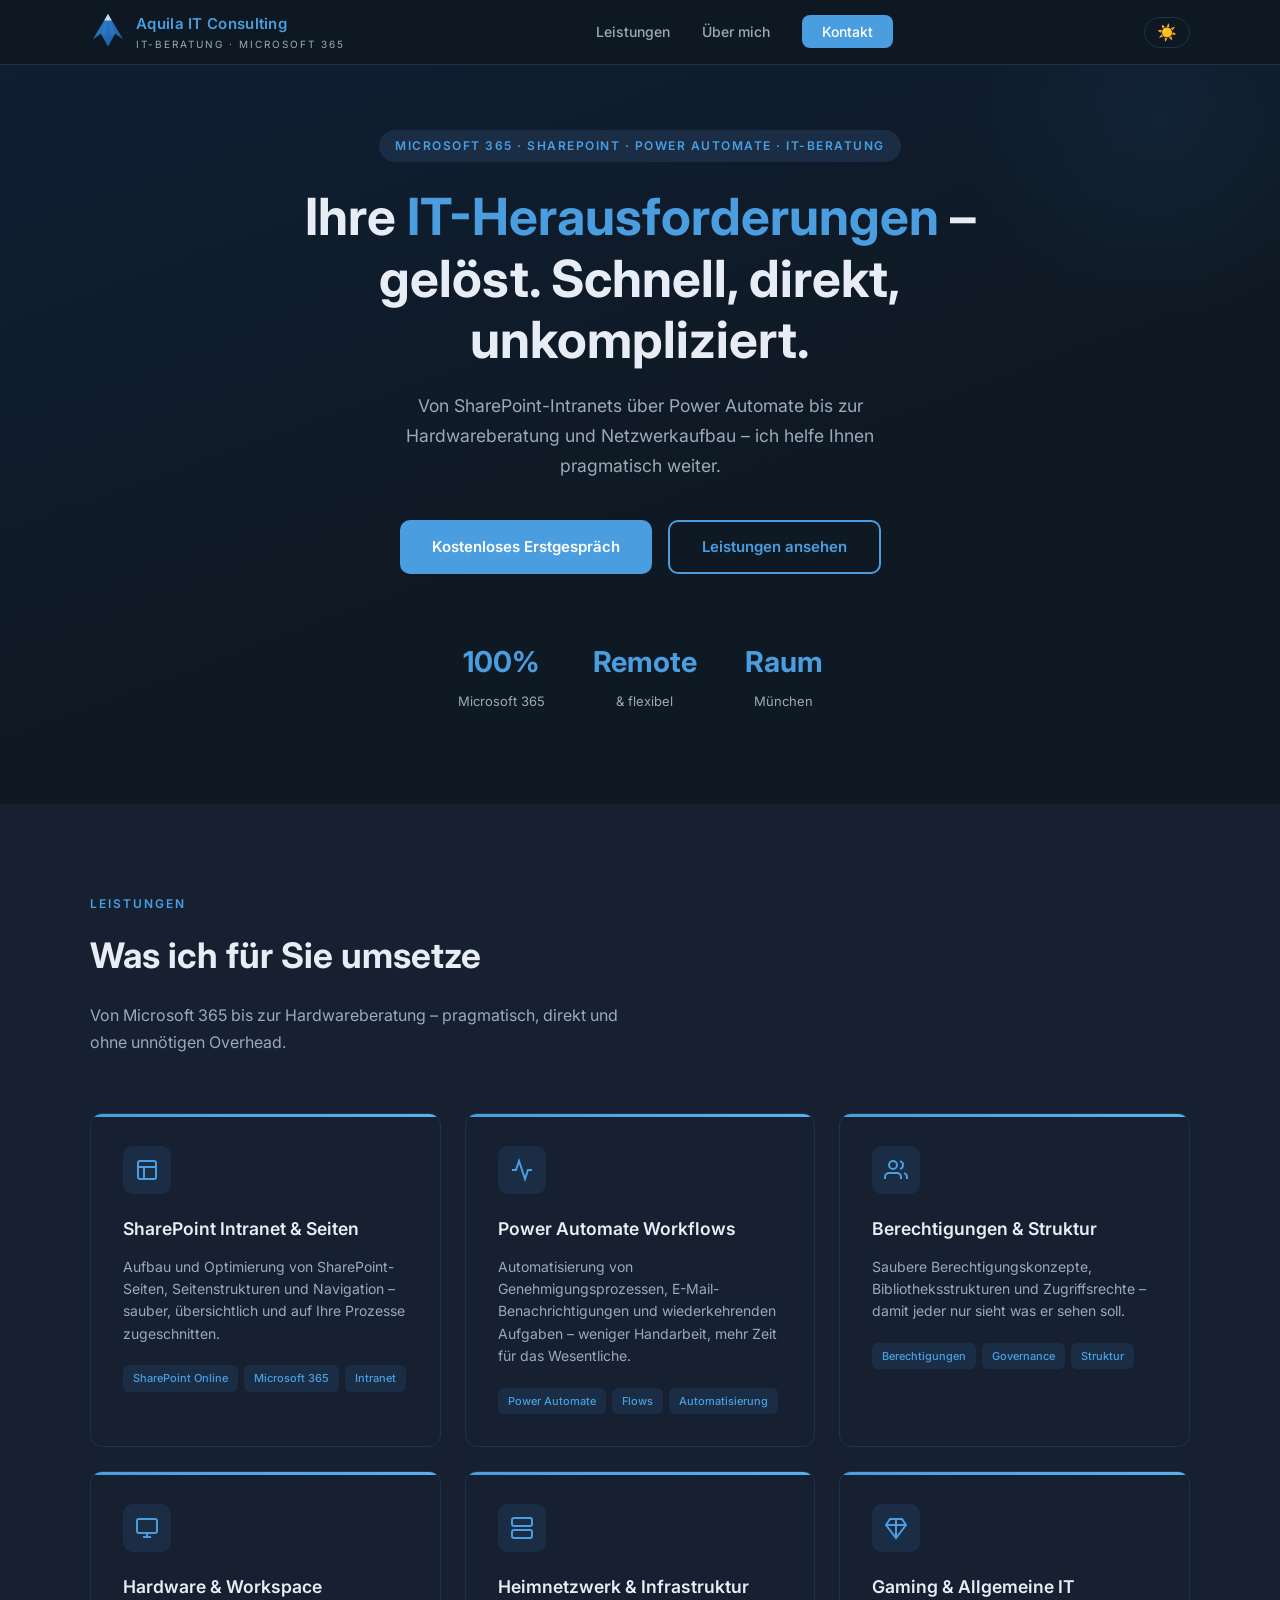
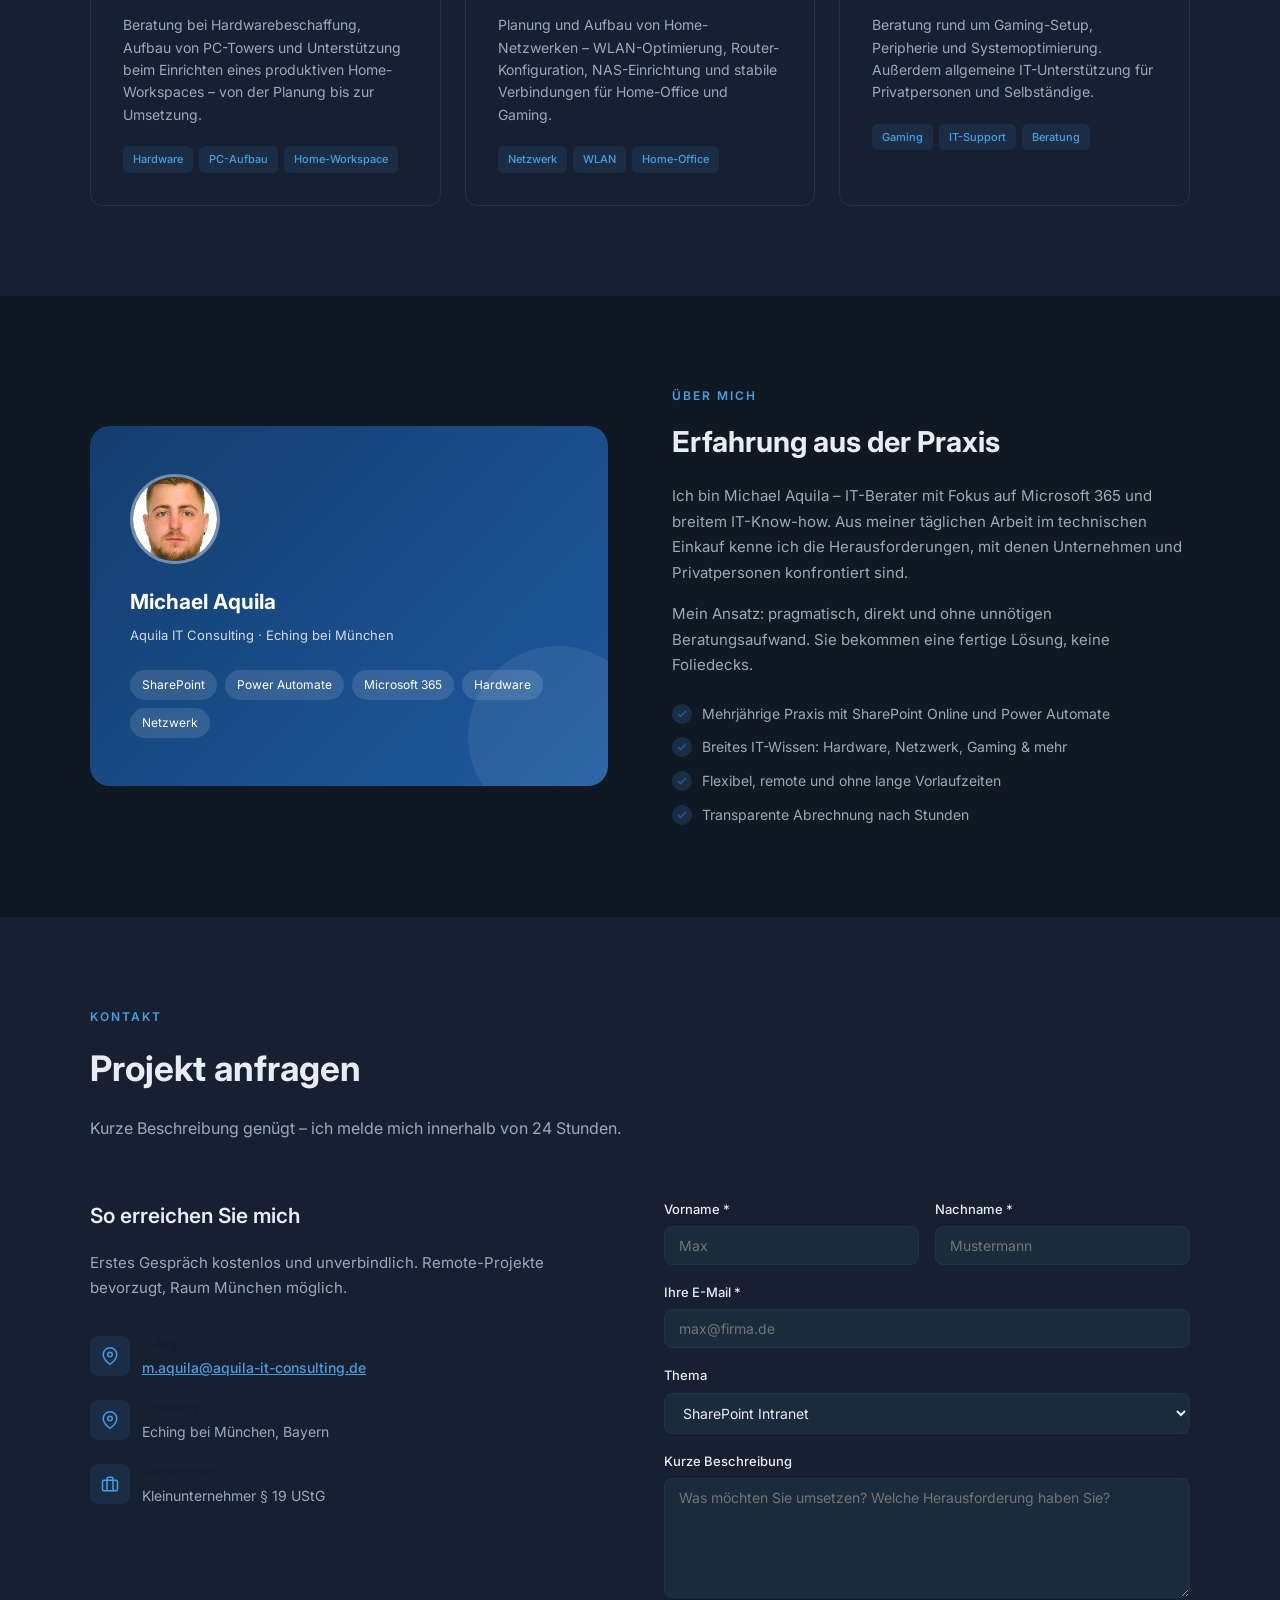
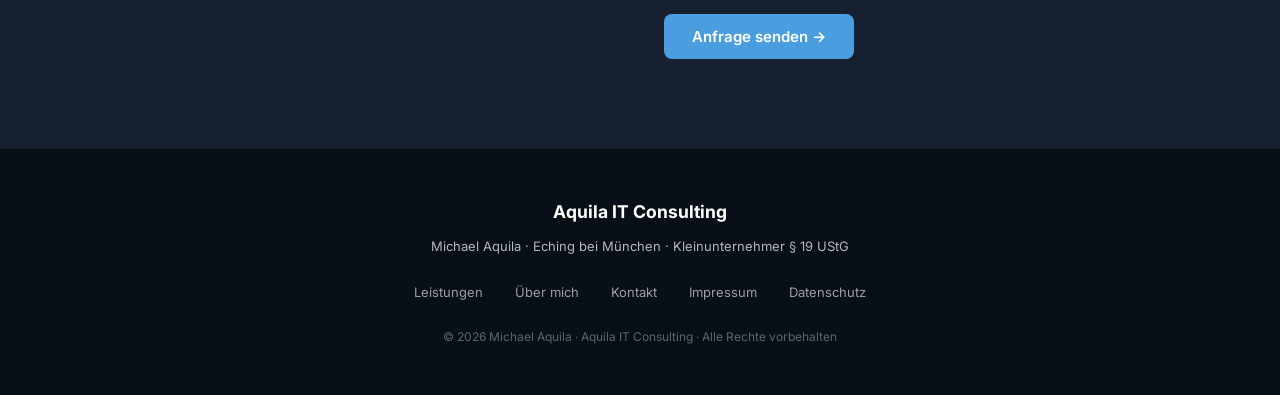
<file: index_4.html>
<!DOCTYPE html>
<html lang="de">
<head>
<meta charset="UTF-8">
<meta name="viewport" content="width=device-width, initial-scale=1.0">
<title>Aquila IT Consulting – SharePoint, Power Automate & IT-Beratung</title>
<meta name="description" content="Professionelle IT-Beratung: SharePoint, Power Automate, Hardware, Netzwerk und mehr. Michael Aquila – Aquila IT Consulting, Eching bei München.">
<link href="https://fonts.googleapis.com/css2?family=Inter:wght@300;400;500;600;700&display=swap" rel="stylesheet">
<style>
  *, *::before, *::after { box-sizing: border-box; margin: 0; padding: 0; }
  :root {
    --blue: #1E5AA0;
    --blue-mid: #2E80D0;
    --blue-light: #EBF3FC;
    --blue-dark: #143D6E;
    --gold: #F0A500;
    --text: #1A1A2E;
    --text-muted: #5A6478;
    --bg: #F8FAFD;
    --white: #ffffff;
    --border: #DDE6F0;
    --radius: 12px;
  }
  html { scroll-behavior: smooth; }
  body { font-family: 'Inter', sans-serif; background: var(--bg); color: var(--text); line-height: 1.7; font-size: 16px; }

  /* NAV */
  nav { position: fixed; top: 0; left: 0; right: 0; background: rgba(255,255,255,0.95); backdrop-filter: blur(8px); border-bottom: 1px solid var(--border); z-index: 100; padding: 0 2rem; }
  .nav-inner { max-width: 1100px; margin: 0 auto; display: flex; align-items: center; justify-content: space-between; height: 64px; }
  .nav-logo { display: flex; align-items: center; gap: 10px; text-decoration: none; }
  .nav-logo svg { width: 36px; height: 36px; }
  .nav-logo-text { font-size: 15px; font-weight: 600; color: var(--blue); letter-spacing: 0.3px; }
  .nav-logo-sub { font-size: 10px; color: var(--text-muted); letter-spacing: 2px; text-transform: uppercase; }
  nav ul { list-style: none; display: flex; gap: 2rem; }
  nav ul a { text-decoration: none; color: var(--text-muted); font-size: 14px; font-weight: 500; transition: color 0.2s; }
  nav ul a:hover { color: var(--blue); }
  .nav-cta { background: var(--blue); color: white !important; padding: 8px 20px; border-radius: 8px; font-size: 14px !important; transition: background 0.2s !important; }
  .nav-cta:hover { background: var(--blue-dark) !important; color: white !important; }

  /* HERO */
  .hero { padding: 130px 2rem 90px; background: linear-gradient(160deg, #F0F6FF 0%, #F8FAFD 60%); text-align: center; position: relative; overflow: hidden; }
  .hero::before { content: ''; position: absolute; top: -80px; right: -80px; width: 400px; height: 400px; background: radial-gradient(circle, rgba(46,128,208,0.08) 0%, transparent 70%); pointer-events: none; }
  .hero-badge { display: inline-block; background: var(--blue-light); color: var(--blue); font-size: 12px; font-weight: 600; letter-spacing: 1.5px; text-transform: uppercase; padding: 6px 16px; border-radius: 20px; margin-bottom: 1.5rem; }
  .hero h1 { font-size: clamp(2rem, 5vw, 3.2rem); font-weight: 700; color: var(--text); line-height: 1.2; max-width: 780px; margin: 0 auto 1.25rem; }
  .hero h1 span { color: var(--blue); }
  .hero p { font-size: 1.1rem; color: var(--text-muted); max-width: 560px; margin: 0 auto 2.5rem; }
  .hero-btns { display: flex; gap: 1rem; justify-content: center; flex-wrap: wrap; }
  .btn-primary { background: var(--blue); color: white; padding: 14px 32px; border-radius: 10px; text-decoration: none; font-weight: 600; font-size: 15px; transition: background 0.2s, transform 0.15s; display: inline-block; }
  .btn-primary:hover { background: var(--blue-dark); transform: translateY(-1px); }
  .btn-outline { border: 2px solid var(--blue); color: var(--blue); padding: 12px 32px; border-radius: 10px; text-decoration: none; font-weight: 600; font-size: 15px; transition: all 0.2s; display: inline-block; }
  .btn-outline:hover { background: var(--blue-light); }
  .hero-stats { display: flex; justify-content: center; gap: 3rem; margin-top: 4rem; flex-wrap: wrap; }
  .hero-stat { text-align: center; }
  .hero-stat strong { display: block; font-size: 1.8rem; font-weight: 700; color: var(--blue); }
  .hero-stat span { font-size: 13px; color: var(--text-muted); }

  /* SECTIONS */
  section { padding: 90px 2rem; }
  .section-inner { max-width: 1100px; margin: 0 auto; }
  .section-label { font-size: 12px; font-weight: 600; letter-spacing: 2px; text-transform: uppercase; color: var(--blue); margin-bottom: 0.75rem; }
  .section-title { font-size: clamp(1.6rem, 3vw, 2.2rem); font-weight: 700; color: var(--text); margin-bottom: 1rem; }
  .section-sub { font-size: 1rem; color: var(--text-muted); max-width: 560px; margin-bottom: 3.5rem; }

  /* LEISTUNGEN */
  #leistungen { background: var(--white); }
  .services-grid { display: grid; grid-template-columns: repeat(auto-fit, minmax(300px, 1fr)); gap: 1.5rem; }
  .service-card { background: var(--bg); border: 1px solid var(--border); border-radius: var(--radius); padding: 2rem; transition: transform 0.2s, box-shadow 0.2s; position: relative; overflow: hidden; }
  .service-card::before { content: ''; position: absolute; top: 0; left: 0; right: 0; height: 3px; background: linear-gradient(90deg, var(--blue), var(--blue-mid)); }
  .service-card:hover { transform: translateY(-4px); box-shadow: 0 12px 32px rgba(30,90,160,0.1); }
  .service-icon { width: 48px; height: 48px; background: var(--blue-light); border-radius: 10px; display: flex; align-items: center; justify-content: center; margin-bottom: 1.25rem; }
  .service-icon svg { width: 24px; height: 24px; stroke: var(--blue); fill: none; stroke-width: 2; }
  .service-card h3 { font-size: 1.1rem; font-weight: 600; margin-bottom: 0.75rem; color: var(--text); }
  .service-card p { font-size: 14px; color: var(--text-muted); line-height: 1.6; }
  .service-tags { display: flex; flex-wrap: wrap; gap: 6px; margin-top: 1.25rem; }
  .tag { font-size: 11px; font-weight: 500; background: var(--blue-light); color: var(--blue); padding: 4px 10px; border-radius: 6px; }

  /* ÜBER MICH */
  #ueber { background: var(--bg); }
  .about-grid { display: grid; grid-template-columns: 1fr 1fr; gap: 4rem; align-items: center; }
  @media (max-width: 768px) { .about-grid { grid-template-columns: 1fr; gap: 2rem; } }
  .about-visual { background: linear-gradient(135deg, var(--blue) 0%, var(--blue-mid) 100%); border-radius: 20px; padding: 3rem 2.5rem; color: white; position: relative; overflow: hidden; }
  .about-visual::after { content: ''; position: absolute; bottom: -40px; right: -40px; width: 180px; height: 180px; background: rgba(255,255,255,0.07); border-radius: 50%; }
  .about-avatar { width: 72px; height: 72px; background: rgba(255,255,255,0.2); border-radius: 50%; display: flex; align-items: center; justify-content: center; font-size: 1.8rem; font-weight: 700; margin-bottom: 1.25rem; color: white; }
  .about-visual h3 { font-size: 1.3rem; font-weight: 700; margin-bottom: 0.25rem; }
  .about-visual p { font-size: 13px; opacity: 0.8; margin-bottom: 1.5rem; }
  .about-chips { display: flex; flex-wrap: wrap; gap: 8px; }
  .about-chip { background: rgba(255,255,255,0.15); color: white; font-size: 12px; padding: 5px 12px; border-radius: 20px; }
  .about-text h2 { font-size: 1.8rem; font-weight: 700; margin-bottom: 1rem; }
  .about-text p { color: var(--text-muted); margin-bottom: 1rem; font-size: 15px; }
  .about-points { list-style: none; margin-top: 1.5rem; display: flex; flex-direction: column; gap: 10px; }
  .about-points li { display: flex; align-items: flex-start; gap: 10px; font-size: 14px; color: var(--text-muted); }
  .about-points li::before { content: ''; width: 20px; height: 20px; min-width: 20px; background: var(--blue-light); border-radius: 50%; background-image: url("data:image/svg+xml,%3Csvg xmlns='http://www.w3.org/2000/svg' viewBox='0 0 24 24' fill='none' stroke='%231E5AA0' stroke-width='3'%3E%3Cpolyline points='20 6 9 17 4 12'/%3E%3C/svg%3E"); background-size: 12px; background-position: center; background-repeat: no-repeat; margin-top: 2px; }

  /* KONTAKT */
  #kontakt { background: var(--white); }
  .contact-grid { display: grid; grid-template-columns: 1fr 1fr; gap: 3rem; align-items: start; }
  @media (max-width: 768px) { .contact-grid { grid-template-columns: 1fr; } }
  .contact-info h3 { font-size: 1.3rem; font-weight: 600; margin-bottom: 1rem; }
  .contact-info p { color: var(--text-muted); font-size: 15px; margin-bottom: 2rem; }
  .contact-items { display: flex; flex-direction: column; gap: 1rem; }
  .contact-item { display: flex; align-items: center; gap: 12px; font-size: 14px; color: var(--text-muted); }
  .contact-item-icon { width: 40px; height: 40px; background: var(--blue-light); border-radius: 8px; display: flex; align-items: center; justify-content: center; flex-shrink: 0; }
  .contact-item-icon svg { width: 18px; height: 18px; stroke: var(--blue); fill: none; stroke-width: 2; }
  .contact-form { display: flex; flex-direction: column; gap: 1rem; }
  .form-row { display: grid; grid-template-columns: 1fr 1fr; gap: 1rem; }
  @media (max-width: 520px) { .form-row { grid-template-columns: 1fr; } }
  .form-group { display: flex; flex-direction: column; gap: 6px; }
  .form-group label { font-size: 13px; font-weight: 500; color: var(--text); }
  .form-group input, .form-group textarea, .form-group select { padding: 10px 14px; border: 1px solid var(--border); border-radius: 8px; font-family: inherit; font-size: 14px; color: var(--text); background: var(--bg); outline: none; transition: border-color 0.2s; }
  .form-group input:focus, .form-group textarea:focus, .form-group select:focus { border-color: var(--blue); }
  .form-group textarea { resize: vertical; min-height: 120px; }
  .form-submit { background: var(--blue); color: white; border: none; padding: 13px 28px; border-radius: 8px; font-size: 15px; font-weight: 600; font-family: inherit; cursor: pointer; transition: background 0.2s; align-self: flex-start; }
  .form-submit:hover { background: var(--blue-dark); }

  /* MODAL */
  .modal-overlay { display: none; position: fixed; inset: 0; background: rgba(0,0,0,0.5); z-index: 999; align-items: center; justify-content: center; padding: 1rem; }
  .modal-overlay.active { display: flex; }
  .modal { background: white; border-radius: 16px; padding: 2rem; max-width: 720px; width: 100%; max-height: 85vh; overflow-y: auto; position: relative; }
  .modal h2 { font-size: 1.4rem; font-weight: 700; color: var(--blue); margin-bottom: 1.5rem; }
  .modal h3 { font-size: 1rem; font-weight: 600; margin: 1.25rem 0 0.5rem; color: var(--text); }
  .modal p, .modal li { font-size: 14px; color: var(--text-muted); line-height: 1.7; }
  .modal ul { padding-left: 1.25rem; margin-top: 0.5rem; }
  .modal-close { position: absolute; top: 1rem; right: 1rem; background: var(--bg); border: 1px solid var(--border); border-radius: 8px; padding: 6px 12px; cursor: pointer; font-size: 13px; color: var(--text-muted); font-family: inherit; }
  .modal-close:hover { background: var(--border); }

  /* FOOTER */
  footer { background: var(--text); color: rgba(255,255,255,0.7); padding: 3rem 2rem; text-align: center; }
  .footer-inner { max-width: 1100px; margin: 0 auto; }
  .footer-logo { font-size: 1.1rem; font-weight: 700; color: white; margin-bottom: 0.5rem; }
  .footer-sub { font-size: 13px; margin-bottom: 1.5rem; }
  .footer-links { display: flex; justify-content: center; gap: 2rem; flex-wrap: wrap; margin-bottom: 1.5rem; }
  .footer-links a { color: rgba(255,255,255,0.6); text-decoration: none; font-size: 13px; transition: color 0.2s; cursor: pointer; }
  .footer-links a:hover { color: white; }
  .footer-copy { font-size: 12px; opacity: 0.5; }

  @media (max-width: 640px) {
    nav ul { display: none; }
    .hero { padding: 110px 1.5rem 70px; }
    .hero-stats { gap: 1.5rem; }
    section { padding: 60px 1.5rem; }
    .services-grid { grid-template-columns: 1fr; }
  }

  /* DARK MODE */
  body.dark {
    --blue: #4A9EE0;
    --blue-mid: #5BB0F0;
    --blue-light: #1A2D45;
    --blue-dark: #2E80D0;
    --gold: #F0A500;
    --text: #E8EDF5;
    --text-muted: #9AAABB;
    --bg: #0F1923;
    --white: #162030;
    --border: #1E3248;
  }
  body.dark nav { background: rgba(15,25,35,0.95); }
  body.dark .hero { background: linear-gradient(160deg, #0F1F35 0%, #0F1923 60%); }
  body.dark .service-card { background: #162030; }
  body.dark .about-visual { background: linear-gradient(135deg, #143D6E 0%, #1E5AA0 100%); }
  body.dark .modal { background: #162030; color: var(--text); }
  body.dark .form-group input,
  body.dark .form-group textarea,
  body.dark .form-group select { background: #1A2B3C; color: var(--text); border-color: var(--border); }
  body.dark footer { background: #080F17; }
  body.dark .about-chip { background: rgba(255,255,255,0.12); }

  .dark-toggle {
    background: none;
    border: 1px solid var(--border);
    border-radius: 20px;
    padding: 5px 12px;
    cursor: pointer;
    font-size: 16px;
    color: var(--text-muted);
    transition: all 0.2s;
    display: flex;
    align-items: center;
    gap: 6px;
  }
  .dark-toggle:hover { border-color: var(--blue); color: var(--blue); }

</style>
</head>
<body>

<nav>
  <div class="nav-inner">
    <a href="#" class="nav-logo">
      <svg viewBox="0 0 84 100" xmlns="http://www.w3.org/2000/svg">
        <defs>
          <linearGradient id="wg" x1="0%" y1="0%" x2="100%" y2="100%">
            <stop offset="0%" style="stop-color:#2E80D0"/>
            <stop offset="100%" style="stop-color:#1E5AA0"/>
          </linearGradient>
        </defs>
        <polygon points="42,0 0,70 22,55 42,90 62,55 84,70" fill="url(#wg)"/>
        <polygon points="42,0 32,18 52,18" fill="white"/>
        <polygon points="42,0 22,55 34,63" fill="rgba(46,128,208,0.5)"/>
        <polygon points="42,0 62,55 50,63" fill="rgba(46,128,208,0.5)"/>
        <rect x="28" y="65" width="28" height="4" rx="2" fill="#1E5AA0" opacity="0.4"/>
      </svg>
      <div>
        <div class="nav-logo-text">Aquila IT Consulting</div>
        <div class="nav-logo-sub">IT-Beratung · Microsoft 365</div>
      </div>
    </a>
    <ul>
      <li><a href="#leistungen">Leistungen</a></li>
      <li><a href="#ueber">Über mich</a></li>
      <li><a href="#kontakt" class="nav-cta">Kontakt</a></li>
    </ul>
    <button class="dark-toggle" onclick="toggleDark()" id="darkBtn" title="Dark/Light Mode">🌙</button>
  </div>
</nav>

<section class="hero">
  <div class="hero-badge">Microsoft 365 · SharePoint · Power Automate · IT-Beratung</div>
  <h1>Ihre <span>IT-Herausforderungen</span> – gelöst. Schnell, direkt, unkompliziert.</h1>
  <p>Von SharePoint-Intranets über Power Automate bis zur Hardwareberatung und Netzwerkaufbau – ich helfe Ihnen pragmatisch weiter.</p>
  <div class="hero-btns">
    <a href="#kontakt" class="btn-primary">Kostenloses Erstgespräch</a>
    <a href="#leistungen" class="btn-outline">Leistungen ansehen</a>
  </div>
  <div class="hero-stats">
    <div class="hero-stat"><strong>100%</strong><span>Microsoft 365</span></div>
    <div class="hero-stat"><strong>Remote</strong><span>& flexibel</span></div>
    <div class="hero-stat"><strong>Raum</strong><span>München</span></div>
  </div>
</section>

<section id="leistungen">
  <div class="section-inner">
    <div class="section-label">Leistungen</div>
    <h2 class="section-title">Was ich für Sie umsetze</h2>
    <p class="section-sub">Von Microsoft 365 bis zur Hardwareberatung – pragmatisch, direkt und ohne unnötigen Overhead.</p>
    <div class="services-grid">

      <div class="service-card">
        <div class="service-icon">
          <svg viewBox="0 0 24 24"><rect x="3" y="3" width="18" height="18" rx="2"/><line x1="3" y1="9" x2="21" y2="9"/><line x1="9" y1="21" x2="9" y2="9"/></svg>
        </div>
        <h3>SharePoint Intranet & Seiten</h3>
        <p>Aufbau und Optimierung von SharePoint-Seiten, Seitenstrukturen und Navigation – sauber, übersichtlich und auf Ihre Prozesse zugeschnitten.</p>
        <div class="service-tags"><span class="tag">SharePoint Online</span><span class="tag">Microsoft 365</span><span class="tag">Intranet</span></div>
      </div>

      <div class="service-card">
        <div class="service-icon">
          <svg viewBox="0 0 24 24"><polyline points="22 12 18 12 15 21 9 3 6 12 2 12"/></svg>
        </div>
        <h3>Power Automate Workflows</h3>
        <p>Automatisierung von Genehmigungsprozessen, E-Mail-Benachrichtigungen und wiederkehrenden Aufgaben – weniger Handarbeit, mehr Zeit für das Wesentliche.</p>
        <div class="service-tags"><span class="tag">Power Automate</span><span class="tag">Flows</span><span class="tag">Automatisierung</span></div>
      </div>

      <div class="service-card">
        <div class="service-icon">
          <svg viewBox="0 0 24 24"><path d="M17 21v-2a4 4 0 0 0-4-4H5a4 4 0 0 0-4 4v2"/><circle cx="9" cy="7" r="4"/><path d="M23 21v-2a4 4 0 0 0-3-3.87"/><path d="M16 3.13a4 4 0 0 1 0 7.75"/></svg>
        </div>
        <h3>Berechtigungen & Struktur</h3>
        <p>Saubere Berechtigungskonzepte, Bibliotheksstrukturen und Zugriffsrechte – damit jeder nur sieht was er sehen soll.</p>
        <div class="service-tags"><span class="tag">Berechtigungen</span><span class="tag">Governance</span><span class="tag">Struktur</span></div>
      </div>

      <div class="service-card">
        <div class="service-icon">
          <svg viewBox="0 0 24 24"><rect x="2" y="3" width="20" height="14" rx="2"/><line x1="8" y1="21" x2="16" y2="21"/><line x1="12" y1="17" x2="12" y2="21"/></svg>
        </div>
        <h3>Hardware & Workspace</h3>
        <p>Beratung bei Hardwarebeschaffung, Aufbau von PC-Towers und Unterstützung beim Einrichten eines produktiven Home-Workspaces – von der Planung bis zur Umsetzung.</p>
        <div class="service-tags"><span class="tag">Hardware</span><span class="tag">PC-Aufbau</span><span class="tag">Home-Workspace</span></div>
      </div>

      <div class="service-card">
        <div class="service-icon">
          <svg viewBox="0 0 24 24"><rect x="2" y="2" width="20" height="8" rx="2"/><rect x="2" y="14" width="20" height="8" rx="2"/><line x1="6" y1="6" x2="6.01" y2="6"/><line x1="6" y1="18" x2="6.01" y2="18"/></svg>
        </div>
        <h3>Heimnetzwerk & Infrastruktur</h3>
        <p>Planung und Aufbau von Home-Netzwerken – WLAN-Optimierung, Router-Konfiguration, NAS-Einrichtung und stabile Verbindungen für Home-Office und Gaming.</p>
        <div class="service-tags"><span class="tag">Netzwerk</span><span class="tag">WLAN</span><span class="tag">Home-Office</span></div>
      </div>

      <div class="service-card">
        <div class="service-icon">
          <svg viewBox="0 0 24 24"><polygon points="6 3 18 3 22 9 12 22 2 9"/><line x1="2" y1="9" x2="22" y2="9"/><line x1="12" y1="3" x2="12" y2="22"/></svg>
        </div>
        <h3>Gaming & Allgemeine IT</h3>
        <p>Beratung rund um Gaming-Setup, Peripherie und Systemoptimierung. Außerdem allgemeine IT-Unterstützung für Privatpersonen und Selbständige.</p>
        <div class="service-tags"><span class="tag">Gaming</span><span class="tag">IT-Support</span><span class="tag">Beratung</span></div>
      </div>

    </div>
  </div>
</section>

<section id="ueber">
  <div class="section-inner">
    <div class="about-grid">
      <div class="about-visual">
        <img src="[data-uri]" alt="Michael Aquila" style="width:90px;height:90px;border-radius:50%;object-fit:cover;border:3px solid rgba(255,255,255,0.4);margin-bottom:1.25rem;display:block;">
        <h3>Michael Aquila</h3>
        <p>Aquila IT Consulting · Eching bei München</p>
        <div class="about-chips">
          <span class="about-chip">SharePoint</span>
          <span class="about-chip">Power Automate</span>
          <span class="about-chip">Microsoft 365</span>
          <span class="about-chip">Hardware</span>
          <span class="about-chip">Netzwerk</span>
        </div>
      </div>
      <div class="about-text">
        <div class="section-label">Über mich</div>
        <h2 class="section-title">Erfahrung aus der Praxis</h2>
        <p>Ich bin Michael Aquila – IT-Berater mit Fokus auf Microsoft 365 und breitem IT-Know-how. Aus meiner täglichen Arbeit im technischen Einkauf kenne ich die Herausforderungen, mit denen Unternehmen und Privatpersonen konfrontiert sind.</p>
        <p>Mein Ansatz: pragmatisch, direkt und ohne unnötigen Beratungsaufwand. Sie bekommen eine fertige Lösung, keine Foliedecks.</p>
        <ul class="about-points">
          <li>Mehrjährige Praxis mit SharePoint Online und Power Automate</li>
          <li>Breites IT-Wissen: Hardware, Netzwerk, Gaming & mehr</li>
          <li>Flexibel, remote und ohne lange Vorlaufzeiten</li>
          <li>Transparente Abrechnung nach Stunden</li>
        </ul>
      </div>
    </div>
  </div>
</section>

<section id="kontakt">
  <div class="section-inner">
    <div class="section-label">Kontakt</div>
    <h2 class="section-title">Projekt anfragen</h2>
    <p class="section-sub">Kurze Beschreibung genügt – ich melde mich innerhalb von 24 Stunden.</p>
    <div class="contact-grid">
      <div class="contact-info">
        <h3>So erreichen Sie mich</h3>
        <p>Erstes Gespräch kostenlos und unverbindlich. Remote-Projekte bevorzugt, Raum München möglich.</p>
        <div class="contact-items">
          <div class="contact-item">
            <div class="contact-item-icon">
              <svg viewBox="0 0 24 24"><path d="M21 10c0 7-9 13-9 13s-9-6-9-13a9 9 0 0 1 18 0z"/><circle cx="12" cy="10" r="3"/></svg>
            </div>
            <div><div style="font-weight:500;color:#1A1A2E">E-Mail</div><a href="mailto:m.aquila@aquila-it-consulting.de" style="color:var(--blue);font-weight:500">m.aquila@aquila-it-consulting.de</a></div>
          </div>
          <div class="contact-item">
            <div class="contact-item-icon">
              <svg viewBox="0 0 24 24"><path d="M21 10c0 7-9 13-9 13s-9-6-9-13a9 9 0 0 1 18 0z"/><circle cx="12" cy="10" r="3"/></svg>
            </div>
            <div><div style="font-weight:500;color:#1A1A2E">Standort</div>Eching bei München, Bayern</div>
          </div>
          <div class="contact-item">
            <div class="contact-item-icon">
              <svg viewBox="0 0 24 24"><rect x="2" y="7" width="20" height="14" rx="2"/><path d="M16 21V5a2 2 0 0 0-2-2h-4a2 2 0 0 0-2 2v16"/></svg>
            </div>
            <div><div style="font-weight:500;color:#1A1A2E">Rechtsform</div>Kleinunternehmer § 19 UStG</div>
          </div>
        </div>
      </div>
      <form class="contact-form" id="contactForm">
        <div class="form-row">
          <div class="form-group">
            <label>Vorname *</label>
            <input type="text" id="f-vorname" placeholder="Max" required>
          </div>
          <div class="form-group">
            <label>Nachname *</label>
            <input type="text" id="f-nachname" placeholder="Mustermann" required>
          </div>
        </div>
        <div class="form-group">
          <label>Ihre E-Mail *</label>
          <input type="email" id="f-email" placeholder="max@firma.de" required>
        </div>
        <div class="form-group">
          <label>Thema</label>
          <select id="f-thema">
            <option>SharePoint Intranet</option>
            <option>Power Automate Workflow</option>
            <option>Berechtigungen & Struktur</option>
            <option>Hardware & Workspace</option>
            <option>Heimnetzwerk</option>
            <option>Gaming & Allgemeine IT</option>
            <option>Sonstiges</option>
          </select>
        </div>
        <div class="form-group">
          <label>Kurze Beschreibung</label>
          <textarea id="f-nachricht" placeholder="Was möchten Sie umsetzen? Welche Herausforderung haben Sie?"></textarea>
        </div>
        <button type="submit" class="form-submit">Anfrage senden →</button>
      </form>
    </div>
  </div>
</section>

<footer>
  <div class="footer-inner">
    <div class="footer-logo">Aquila IT Consulting</div>
    <div class="footer-sub">Michael Aquila · Eching bei München · Kleinunternehmer § 19 UStG</div>
    <div class="footer-links">
      <a href="#leistungen">Leistungen</a>
      <a href="#ueber">Über mich</a>
      <a href="#kontakt">Kontakt</a>
      <a onclick="document.getElementById('modal-impressum').classList.add('active')">Impressum</a>
      <a onclick="document.getElementById('modal-dsgvo').classList.add('active')">Datenschutz</a>
    </div>
    <div class="footer-copy">© 2026 Michael Aquila · Aquila IT Consulting · Alle Rechte vorbehalten</div>
  </div>
</footer>

<!-- IMPRESSUM MODAL -->
<div class="modal-overlay" id="modal-impressum">
  <div class="modal">
    <button class="modal-close" onclick="document.getElementById('modal-impressum').classList.remove('active')">✕ Schließen</button>
    <h2>Impressum</h2>
    <h3>Angaben gemäß § 5 TMG</h3>
    <p>Michael Aquila<br>Aquila IT Consulting<br>Günzenhausener Straße 8<br>85386 Eching</p>
    <h3>Kontakt</h3>
    <p>E-Mail: m.aquila@aquila-it-consulting.de<br>Website: aquila-it-consulting.de</p>
    <h3>Umsatzsteuer</h3>
    <p>Gemäß § 19 UStG (Kleinunternehmerregelung) wird keine Umsatzsteuer berechnet und ausgewiesen.</p>
    <h3>Steuernummer</h3>
    <p>Steuernummer: (bitte eintragen)</p>
    <h3>Berufsbezeichnung</h3>
    <p>IT-Berater (freiberuflich/gewerblich), Aquila IT Consulting, eingetragen beim Gewerbeamt Eching.</p>
    <h3>Haftungsausschluss</h3>
    <p>Die Inhalte dieser Website wurden mit größter Sorgfalt erstellt. Für die Richtigkeit, Vollständigkeit und Aktualität der Inhalte übernehme ich keine Gewähr. Als Diensteanbieter bin ich für eigene Inhalte nach den allgemeinen Gesetzen verantwortlich.</p>
    <h3>Urheberrecht</h3>
    <p>Die durch den Seitenbetreiber erstellten Inhalte und Werke auf dieser Website unterliegen dem deutschen Urheberrecht. Die Vervielfältigung, Bearbeitung, Verbreitung und jede Art der Verwertung außerhalb der Grenzen des Urheberrechts bedürfen der schriftlichen Zustimmung.</p>
  </div>
</div>

<!-- DSGVO MODAL -->
<div class="modal-overlay" id="modal-dsgvo">
  <div class="modal">
    <button class="modal-close" onclick="document.getElementById('modal-dsgvo').classList.remove('active')">✕ Schließen</button>
    <h2>Datenschutzerklärung</h2>
    <h3>1. Verantwortlicher</h3>
    <p>Michael Aquila, Aquila IT Consulting, Günzenhausener Straße 8, 85386 Eching</p>
    <h3>2. Erhebung und Speicherung personenbezogener Daten</h3>
    <p>Diese Website erhebt keine personenbezogenen Daten automatisch. Das Kontaktformular öffnet Ihr E-Mail-Programm und überträgt keine Daten an Server dieser Website.</p>
    <h3>3. Kontaktformular</h3>
    <p>Wenn Sie das Kontaktformular nutzen, wird Ihr E-Mail-Programm geöffnet und eine E-Mail vorbereitet. Die Daten werden direkt per E-Mail übermittelt und nicht auf Servern dieser Website gespeichert.</p>
    <h3>4. Hosting</h3>
    <p>Diese Website wird über GitHub Pages (GitHub, Inc., 88 Colin P. Kelly Jr. Street, San Francisco, CA 94107, USA) gehostet. GitHub kann beim Aufruf der Website automatisch Server-Logfiles erfassen. Weitere Informationen finden Sie in der <a href="https://docs.github.com/de/site-policy/privacy-policies/github-general-privacy-statement" target="_blank" style="color:var(--blue)">Datenschutzerklärung von GitHub</a>.</p>
    <h3>5. Cookies</h3>
    <p>Diese Website verwendet keine Cookies und kein Tracking.</p>
    <h3>6. Ihre Rechte</h3>
    <p>Sie haben das Recht auf Auskunft, Berichtigung, Löschung und Einschränkung der Verarbeitung Ihrer personenbezogenen Daten sowie das Recht auf Datenübertragbarkeit. Wenden Sie sich hierzu per E-Mail an mich.</p>
    <h3>7. Aktualität</h3>
    <p>Stand: August 2026</p>
  </div>
</div>

<script>
document.getElementById('contactForm').addEventListener('submit', function(e) {
  e.preventDefault();
  const vorname = document.getElementById('f-vorname').value;
  const nachname = document.getElementById('f-nachname').value;
  const email = document.getElementById('f-email').value;
  const thema = document.getElementById('f-thema').value;
  const nachricht = document.getElementById('f-nachricht').value;

  if (!vorname || !nachname || !email) {
    alert('Bitte füllen Sie alle Pflichtfelder aus.');
    return;
  }

  const subject = encodeURIComponent('Anfrage: ' + thema + ' – ' + vorname + ' ' + nachname);
  const body = encodeURIComponent(
    'Name: ' + vorname + ' ' + nachname + '\n' +
    'E-Mail: ' + email + '\n' +
    'Thema: ' + thema + '\n\n' +
    'Nachricht:\n' + nachricht
  );

  window.location.href = 'mailto:m.aquila@aquila-it-consulting.de?subject=' + subject + '&body=' + body;
});


function toggleDark() {
  document.body.classList.toggle('dark');
  const isDark = document.body.classList.contains('dark');
  localStorage.setItem('darkMode', isDark);
  document.getElementById('darkBtn').textContent = isDark ? '☀️' : '🌙';
}

// Default: Dark Mode ON
(function() {
  const saved = localStorage.getItem('darkMode');
  const isDark = saved === null ? true : saved === 'true';
  if (isDark) document.body.classList.add('dark');
  document.addEventListener('DOMContentLoaded', function() {
    const btn = document.getElementById('darkBtn');
    if (btn) btn.textContent = document.body.classList.contains('dark') ? '☀️' : '🌙';
  });
})();

document.querySelectorAll('a[href^="#"]').forEach(a => {
  a.addEventListener('click', e => {
    const target = document.querySelector(a.getAttribute('href'));
    if (target) { e.preventDefault(); target.scrollIntoView({ behavior: 'smooth', block: 'start' }); }
  });
});

document.querySelectorAll('.modal-overlay').forEach(overlay => {
  overlay.addEventListener('click', function(e) {
    if (e.target === this) this.classList.remove('active');
  });
});
</script>
</body>
</html>
</file>
<file: assets/css/styles.css>
/* ==========================================================================
   Aquila IT Consulting – Stylesheet
   Systemschriften, keine externen Fonts, keine Drittanbieter-Ressourcen.
   ========================================================================== */

/* --------------------------------------------------------------------------
   1. Design-Tokens
   -------------------------------------------------------------------------- */
:root {
  --font-sans: system-ui, -apple-system, "Segoe UI", Roboto, "Helvetica Neue",
    Arial, "Noto Sans", sans-serif;

  --navy: #123A63;
  --navy-deep: #0C2745;
  --teal: #1E7695;
  --teal-bright: #2E9BC0;

  --max-width: 1120px;
  --radius: 14px;
  --radius-sm: 8px;

  --space-1: 0.25rem;
  --space-2: 0.5rem;
  --space-3: 0.75rem;
  --space-4: 1rem;
  --space-6: 1.5rem;
  --space-8: 2rem;
  --space-12: 3rem;
  --space-16: 4rem;

  --transition: 160ms ease;
}

/* Helles Farbschema */
:root,
[data-theme="light"] {
  --bg: #F6F8FB;
  --surface: #FFFFFF;
  --surface-2: #EEF3F8;
  --border: #D3DEE9;
  --border-strong: #748699;

  --text: #12212F;
  --text-muted: #4A5B6E;

  --accent: #14547F;
  --accent-hover: #0D3E5F;
  --accent-soft: #E3EEF6;
  --on-accent: #FFFFFF;

  --focus: #0B5FA5;
  --shadow: 0 1px 2px rgba(18, 33, 47, 0.06), 0 8px 24px rgba(18, 33, 47, 0.06);
}

/* Dunkles Farbschema */
[data-theme="dark"] {
  --bg: #0C141D;
  --surface: #141F2B;
  --surface-2: #1A2836;
  --border: #26384A;
  --border-strong: #63819C;

  --text: #E9EFF6;
  --text-muted: #A9BCCE;

  --accent: #56B4DA;
  --accent-hover: #7BC8E7;
  --accent-soft: #16303F;
  --on-accent: #06131C;

  --focus: #7BC8E7;
  --shadow: 0 1px 2px rgba(0, 0, 0, 0.4), 0 10px 30px rgba(0, 0, 0, 0.35);
}

/* --------------------------------------------------------------------------
   2. Reset / Basis
   -------------------------------------------------------------------------- */
*,
*::before,
*::after {
  box-sizing: border-box;
}

html {
  scroll-behavior: smooth;
  scroll-padding-top: 5.5rem;
  -webkit-text-size-adjust: 100%;
}

body {
  margin: 0;
  font-family: var(--font-sans);
  font-size: 1rem;
  line-height: 1.65;
  color: var(--text);
  background-color: var(--bg);
  overflow-x: hidden;
}

img {
  max-width: 100%;
  height: auto;
}

h1,
h2,
h3,
h4 {
  line-height: 1.25;
  margin: 0 0 var(--space-3);
  color: var(--text);
  text-wrap: balance;
}

h1 {
  font-size: clamp(1.9rem, 1.2rem + 3vw, 3rem);
  letter-spacing: -0.02em;
}

h2 {
  font-size: clamp(1.5rem, 1.1rem + 1.8vw, 2.1rem);
  letter-spacing: -0.01em;
}

h3 {
  font-size: 1.125rem;
}

p {
  margin: 0 0 var(--space-4);
}

ul {
  margin: 0;
  padding: 0;
}

a {
  color: var(--accent);
  text-underline-offset: 0.2em;
}

a:hover {
  color: var(--accent-hover);
}

/* Sichtbarer Tastaturfokus */
:focus-visible {
  outline: 3px solid var(--focus);
  outline-offset: 3px;
  border-radius: 4px;
}

/* --------------------------------------------------------------------------
   3. Layout-Hilfen
   -------------------------------------------------------------------------- */
.container {
  width: 100%;
  max-width: var(--max-width);
  margin-inline: auto;
  padding-inline: var(--space-6);
}

.section {
  padding-block: clamp(3rem, 2rem + 5vw, 5.5rem);
}

.section--alt {
  background-color: var(--surface);
  border-block: 1px solid var(--border);
}

.section__eyebrow {
  display: block;
  font-size: 0.8125rem;
  font-weight: 600;
  letter-spacing: 0.12em;
  text-transform: uppercase;
  color: var(--accent);
  margin-bottom: var(--space-2);
}

.section__intro {
  max-width: 60ch;
  color: var(--text-muted);
  margin-bottom: var(--space-8);
}

.skip-link {
  position: absolute;
  left: var(--space-4);
  top: -100%;
  z-index: 200;
  padding: var(--space-3) var(--space-4);
  background-color: var(--accent);
  color: var(--on-accent);
  font-weight: 600;
  border-radius: var(--radius-sm);
  text-decoration: none;
}

.skip-link:focus {
  top: var(--space-4);
  color: var(--on-accent);
}

/* --------------------------------------------------------------------------
   4. Buttons
   -------------------------------------------------------------------------- */
.btn {
  display: inline-flex;
  align-items: center;
  justify-content: center;
  gap: var(--space-2);
  min-height: 44px;
  padding: 0.7rem 1.5rem;
  font: inherit;
  font-weight: 600;
  text-decoration: none;
  border-radius: var(--radius-sm);
  border: 2px solid transparent;
  cursor: pointer;
  transition: background-color var(--transition), color var(--transition),
    border-color var(--transition);
}

.btn--primary {
  background-color: var(--accent);
  color: var(--on-accent);
  border-color: var(--accent);
}

.btn--primary:hover {
  background-color: var(--accent-hover);
  border-color: var(--accent-hover);
  color: var(--on-accent);
}

.btn--secondary {
  background-color: transparent;
  color: var(--accent);
  border-color: var(--accent);
}

.btn--secondary:hover {
  background-color: var(--accent-soft);
  color: var(--accent-hover);
}

.btn--ghost {
  background-color: var(--surface-2);
  color: var(--text);
  border-color: var(--border-strong);
  font-weight: 500;
}

.btn--ghost:hover {
  background-color: var(--accent-soft);
  color: var(--text);
}

.btn-row {
  display: flex;
  flex-wrap: wrap;
  gap: var(--space-3);
}

/* --------------------------------------------------------------------------
   5. Kopfbereich und Navigation
   -------------------------------------------------------------------------- */
.site-header {
  position: sticky;
  top: 0;
  z-index: 100;
  background-color: var(--bg);
  border-bottom: 1px solid var(--border);
}

.site-header__inner {
  display: flex;
  align-items: center;
  justify-content: space-between;
  gap: var(--space-4);
  min-height: 4.25rem;
}

.brand {
  display: inline-flex;
  align-items: center;
  gap: var(--space-3);
  text-decoration: none;
  color: var(--text);
  padding-block: var(--space-2);
}

.brand__mark {
  display: block;
  width: auto;
  height: 46px;
}

.brand__mark--dark {
  display: none;
}

[data-theme="dark"] .brand__mark--light {
  display: none;
}

[data-theme="dark"] .brand__mark--dark {
  display: block;
}

.brand__name {
  font-size: 1.0625rem;
  font-weight: 700;
  letter-spacing: -0.01em;
  white-space: nowrap;
}

.header-actions {
  display: flex;
  align-items: center;
  gap: var(--space-2);
}

.nav__list {
  display: flex;
  align-items: center;
  gap: var(--space-1);
  list-style: none;
}

.nav__link {
  display: inline-block;
  padding: 0.5rem 0.75rem;
  min-height: 44px;
  line-height: 2rem;
  font-size: 0.9375rem;
  font-weight: 500;
  color: var(--text-muted);
  text-decoration: none;
  border-radius: var(--radius-sm);
  border-bottom: 2px solid transparent;
}

.nav__link:hover {
  color: var(--text);
  background-color: var(--surface-2);
}

.nav__link[aria-current="true"] {
  color: var(--accent);
  border-bottom-color: var(--accent);
  font-weight: 600;
}

.theme-toggle,
.nav-toggle {
  display: inline-flex;
  align-items: center;
  justify-content: center;
  min-width: 44px;
  min-height: 44px;
  padding: 0.4rem;
  background-color: transparent;
  color: var(--text-muted);
  border: 1px solid var(--border-strong);
  border-radius: var(--radius-sm);
  cursor: pointer;
}

.theme-toggle:hover,
.nav-toggle:hover {
  color: var(--text);
  background-color: var(--surface-2);
}

.theme-toggle svg,
.nav-toggle svg {
  width: 20px;
  height: 20px;
}

.theme-toggle .icon-sun {
  display: none;
}

[data-theme="dark"] .theme-toggle .icon-sun {
  display: block;
}

[data-theme="dark"] .theme-toggle .icon-moon {
  display: none;
}

.nav-toggle {
  display: none;
}

.nav-toggle .icon-close {
  display: none;
}

.nav-toggle[aria-expanded="true"] .icon-close {
  display: block;
}

.nav-toggle[aria-expanded="true"] .icon-menu {
  display: none;
}

@media (max-width: 860px) {
  .nav-toggle {
    display: inline-flex;
  }

  .nav {
    position: absolute;
    left: 0;
    right: 0;
    top: 100%;
    background-color: var(--surface);
    border-bottom: 1px solid var(--border);
    box-shadow: var(--shadow);
  }

  .nav[hidden] {
    display: none;
  }

  .nav__list {
    flex-direction: column;
    align-items: stretch;
    gap: 0;
    padding: var(--space-3) var(--space-6) var(--space-6);
  }

  .nav__link {
    display: block;
    padding: 0.75rem 0.5rem;
    line-height: 1.6;
    border-bottom: 1px solid var(--border);
    border-radius: 0;
  }

  .nav__link[aria-current="true"] {
    border-bottom-color: var(--accent);
  }

  .brand__mark {
    height: 36px;
  }

  .brand__name {
    font-size: 0.9375rem;
  }
}

@media (max-width: 380px) {
  .brand__name {
    display: none;
  }
}

/* --------------------------------------------------------------------------
   6. Hero
   -------------------------------------------------------------------------- */
.hero {
  padding-block: clamp(3rem, 2rem + 6vw, 6rem);
  background-color: var(--surface);
  border-bottom: 1px solid var(--border);
}

.hero__eyebrow {
  display: block;
  font-size: 0.875rem;
  font-weight: 600;
  letter-spacing: 0.08em;
  color: var(--accent);
  margin-bottom: var(--space-4);
}

.hero__title {
  max-width: 20ch;
  margin-bottom: var(--space-4);
}

.hero__lead {
  max-width: 62ch;
  font-size: 1.0625rem;
  color: var(--text-muted);
  margin-bottom: var(--space-8);
}

.hero__facts {
  display: flex;
  flex-wrap: wrap;
  gap: var(--space-3) var(--space-6);
  list-style: none;
  margin-top: var(--space-12);
  padding-top: var(--space-6);
  border-top: 1px solid var(--border);
}

.hero__fact {
  display: flex;
  align-items: center;
  gap: var(--space-2);
  font-size: 0.9375rem;
  font-weight: 500;
  color: var(--text-muted);
}

.hero__fact svg {
  width: 18px;
  height: 18px;
  flex-shrink: 0;
  color: var(--accent);
}

/* --------------------------------------------------------------------------
   7. Karten-Raster
   -------------------------------------------------------------------------- */
.grid {
  display: grid;
  gap: var(--space-6);
}

.grid--2 {
  grid-template-columns: repeat(auto-fit, minmax(300px, 1fr));
}

.grid--3 {
  grid-template-columns: repeat(auto-fit, minmax(290px, 1fr));
}

.card {
  display: flex;
  flex-direction: column;
  padding: var(--space-6);
  background-color: var(--bg);
  border: 1px solid var(--border);
  border-radius: var(--radius);
}

.section--alt .card {
  background-color: var(--bg);
}

.card__icon {
  display: inline-flex;
  align-items: center;
  justify-content: center;
  width: 44px;
  height: 44px;
  margin-bottom: var(--space-4);
  background-color: var(--accent-soft);
  color: var(--accent);
  border-radius: var(--radius-sm);
}

.card__icon svg {
  width: 22px;
  height: 22px;
}

.card__title {
  margin-bottom: var(--space-2);
}

.card__text {
  color: var(--text-muted);
  font-size: 0.9375rem;
  margin-bottom: var(--space-4);
}

.tags {
  display: flex;
  flex-wrap: wrap;
  gap: var(--space-2);
  list-style: none;
  margin-top: auto;
}

.tags li {
  font-size: 0.75rem;
  font-weight: 500;
  padding: 0.25rem 0.6rem;
  color: var(--text-muted);
  background-color: var(--surface-2);
  border: 1px solid var(--border);
  border-radius: 999px;
}

/* --------------------------------------------------------------------------
   8. Anwendungsfälle
   -------------------------------------------------------------------------- */
.usecase dt {
  font-size: 0.75rem;
  font-weight: 700;
  letter-spacing: 0.08em;
  text-transform: uppercase;
  color: var(--accent);
  margin-bottom: var(--space-1);
}

.usecase dd {
  margin: 0 0 var(--space-4);
  font-size: 0.9375rem;
  color: var(--text-muted);
}

.usecase dd:last-child {
  margin-bottom: 0;
}

.notice {
  margin-top: var(--space-6);
  padding: var(--space-4);
  font-size: 0.875rem;
  color: var(--text-muted);
  background-color: var(--surface-2);
  border-left: 3px solid var(--accent);
  border-radius: var(--radius-sm);
}

.notice p:last-child {
  margin-bottom: 0;
}

/* --------------------------------------------------------------------------
   9. Ablauf
   -------------------------------------------------------------------------- */
.steps {
  display: grid;
  gap: var(--space-6);
  grid-template-columns: repeat(auto-fit, minmax(240px, 1fr));
  list-style: none;
  counter-reset: step;
}

.steps li {
  counter-increment: step;
  padding-top: var(--space-4);
  border-top: 3px solid var(--border-strong);
}

.steps li::before {
  content: counter(step, decimal-leading-zero);
  display: block;
  font-size: 0.875rem;
  font-weight: 700;
  letter-spacing: 0.08em;
  color: var(--accent);
  margin-bottom: var(--space-2);
}

.steps h3 {
  font-size: 1.0625rem;
  margin-bottom: var(--space-2);
}

.steps p {
  font-size: 0.9375rem;
  color: var(--text-muted);
  margin-bottom: 0;
}

/* --------------------------------------------------------------------------
   10. Über mich
   -------------------------------------------------------------------------- */
.about {
  display: grid;
  gap: var(--space-8);
  grid-template-columns: minmax(0, 1fr);
  align-items: start;
}

@media (min-width: 900px) {
  .about {
    grid-template-columns: 280px minmax(0, 1fr);
    gap: var(--space-12);
  }
}

.about__card {
  padding: var(--space-6);
  background-color: var(--bg);
  border: 1px solid var(--border);
  border-radius: var(--radius);
  text-align: center;
}

.section--alt .about__card {
  background-color: var(--bg);
}

.about__photo {
  width: 120px;
  height: 120px;
  border-radius: 50%;
  object-fit: cover;
  border: 3px solid var(--border-strong);
  margin-bottom: var(--space-4);
}

.about__name {
  font-size: 1.125rem;
  margin-bottom: var(--space-1);
}

.about__role {
  font-size: 0.875rem;
  color: var(--text-muted);
  margin-bottom: 0;
}

.about__quote {
  margin: var(--space-6) 0;
  padding: var(--space-4) var(--space-6);
  font-size: 1.0625rem;
  font-weight: 600;
  color: var(--text);
  border-left: 3px solid var(--accent);
  background-color: var(--surface-2);
  border-radius: 0 var(--radius-sm) var(--radius-sm) 0;
}

.about__quote p {
  margin: 0;
}

.checklist {
  list-style: none;
  display: grid;
  gap: var(--space-3);
}

.checklist li {
  display: flex;
  align-items: flex-start;
  gap: var(--space-3);
  font-size: 0.9375rem;
  color: var(--text-muted);
}

.checklist svg {
  width: 20px;
  height: 20px;
  flex-shrink: 0;
  margin-top: 0.2em;
  color: var(--accent);
}

/* --------------------------------------------------------------------------
   11. Privatkunden
   -------------------------------------------------------------------------- */
.private {
  padding: var(--space-8);
  background-color: var(--surface-2);
  border: 1px solid var(--border);
  border-radius: var(--radius);
}

.private h2 {
  font-size: 1.375rem;
}

.private__intro {
  max-width: 62ch;
  color: var(--text-muted);
  font-size: 0.9375rem;
}

.private__grid {
  display: grid;
  gap: var(--space-6);
  grid-template-columns: repeat(auto-fit, minmax(260px, 1fr));
  margin-block: var(--space-6);
}

.private__grid h3 {
  font-size: 1rem;
  margin-bottom: var(--space-3);
}

.private__grid ul {
  list-style: none;
  display: grid;
  gap: var(--space-2);
  font-size: 0.9375rem;
  color: var(--text-muted);
}

.private__grid li {
  padding-left: 1.1rem;
  position: relative;
}

.private__grid li::before {
  content: "";
  position: absolute;
  left: 0;
  top: 0.62em;
  width: 5px;
  height: 5px;
  border-radius: 50%;
  background-color: var(--accent);
}

/* --------------------------------------------------------------------------
   12. Kontakt und Formular
   -------------------------------------------------------------------------- */
.contact {
  display: grid;
  gap: var(--space-8);
  grid-template-columns: minmax(0, 1fr);
  align-items: start;
}

@media (min-width: 900px) {
  .contact {
    grid-template-columns: 340px minmax(0, 1fr);
    gap: var(--space-12);
  }
}

.contact__details {
  list-style: none;
  display: grid;
  gap: var(--space-4);
  margin-bottom: var(--space-6);
}

.contact__details > li + li {
  margin-top: var(--space-4);
}

.contact__label {
  display: block;
  font-size: 0.75rem;
  font-weight: 700;
  letter-spacing: 0.08em;
  text-transform: uppercase;
  color: var(--text-muted);
  margin-bottom: var(--space-1);
}

.contact__value {
  font-size: 0.9375rem;
  color: var(--text);
  word-break: break-word;
}

.copy-status {
  display: block;
  margin-top: var(--space-3);
  font-size: 0.875rem;
  font-weight: 500;
  min-height: 1.4em;
}

.copy-status[data-state="ok"] {
  color: var(--accent);
}

.copy-status[data-state="error"] {
  color: #C0392B;
}

[data-theme="dark"] .copy-status[data-state="error"] {
  color: #FF9A8B;
}

.form {
  display: grid;
  gap: var(--space-4);
  padding: var(--space-6);
  background-color: var(--surface);
  border: 1px solid var(--border);
  border-radius: var(--radius);
}

.section--alt .form {
  background-color: var(--bg);
}

.form__row {
  display: grid;
  gap: var(--space-4);
  grid-template-columns: repeat(auto-fit, minmax(180px, 1fr));
}

.field {
  display: flex;
  flex-direction: column;
  gap: var(--space-2);
}

.field label {
  font-size: 0.875rem;
  font-weight: 600;
}

.field .optional {
  font-weight: 400;
  color: var(--text-muted);
}

.field input,
.field select,
.field textarea {
  font: inherit;
  font-size: 0.9375rem;
  min-height: 44px;
  padding: 0.6rem 0.75rem;
  color: var(--text);
  background-color: var(--bg);
  border: 1px solid var(--border-strong);
  border-radius: var(--radius-sm);
}

.section--alt .field input,
.section--alt .field select,
.section--alt .field textarea {
  background-color: var(--surface);
}

.field textarea {
  min-height: 130px;
  resize: vertical;
}

.field input:focus-visible,
.field select:focus-visible,
.field textarea:focus-visible {
  border-color: var(--focus);
}

.field-error {
  font-size: 0.8125rem;
  font-weight: 500;
  color: #C0392B;
  min-height: 1.2em;
}

[data-theme="dark"] .field-error {
  color: #FF9A8B;
}

.form__hint {
  font-size: 0.8125rem;
  color: var(--text-muted);
  margin: 0;
}

/* --------------------------------------------------------------------------
   13. Footer
   -------------------------------------------------------------------------- */
.site-footer {
  padding-block: var(--space-12) var(--space-8);
  background-color: var(--surface);
  border-top: 1px solid var(--border);
}

.site-footer__top {
  display: flex;
  flex-wrap: wrap;
  gap: var(--space-8);
  justify-content: space-between;
  margin-bottom: var(--space-8);
}

.site-footer__brand p {
  margin: 0;
  color: var(--text-muted);
  font-size: 0.9375rem;
}

.site-footer__brand strong {
  display: block;
  font-size: 1.0625rem;
  color: var(--text);
  margin-bottom: var(--space-1);
}

.site-footer__nav ul {
  display: flex;
  flex-wrap: wrap;
  gap: var(--space-2) var(--space-6);
  list-style: none;
}

.site-footer__nav a {
  font-size: 0.9375rem;
  color: var(--text-muted);
  text-decoration: none;
  display: inline-block;
  padding-block: 0.35rem;
}

.site-footer__nav a:hover {
  color: var(--accent);
  text-decoration: underline;
}

.site-footer__legal {
  padding-top: var(--space-6);
  border-top: 1px solid var(--border);
  font-size: 0.8125rem;
  color: var(--text-muted);
}

.site-footer__legal p {
  margin: 0;
}

/* --------------------------------------------------------------------------
   14. Rechtstexte / Unterseiten
   -------------------------------------------------------------------------- */
.legal {
  max-width: 74ch;
}

.legal h2 {
  margin-top: var(--space-8);
  padding-top: var(--space-4);
  border-top: 1px solid var(--border);
  font-size: 1.375rem;
}

.legal h3 {
  margin-top: var(--space-6);
  font-size: 1.0625rem;
}

.legal address {
  font-style: normal;
  margin-bottom: var(--space-4);
}

.legal ul {
  padding-left: 1.25rem;
  margin-bottom: var(--space-4);
}

.legal li {
  margin-bottom: var(--space-2);
}

.legal__meta {
  font-size: 0.875rem;
  color: var(--text-muted);
}

.page-header {
  padding-block: var(--space-12) var(--space-6);
  background-color: var(--surface);
  border-bottom: 1px solid var(--border);
}

.error-page {
  text-align: center;
  padding-block: clamp(4rem, 3rem + 8vw, 8rem);
}

.error-page p {
  max-width: 52ch;
  margin-inline: auto;
  color: var(--text-muted);
}

/* --------------------------------------------------------------------------
   15. Bewegungsreduktion
   -------------------------------------------------------------------------- */
@media (prefers-reduced-motion: reduce) {
  html {
    scroll-behavior: auto;
  }

  *,
  *::before,
  *::after {
    animation-duration: 0.01ms !important;
    animation-iteration-count: 1 !important;
    transition-duration: 0.01ms !important;
  }
}

/* --------------------------------------------------------------------------
   16. Druck
   -------------------------------------------------------------------------- */
@media print {
  .site-header,
  .site-footer__nav,
  .theme-toggle,
  .nav-toggle,
  .form {
    display: none;
  }
}
</file>
